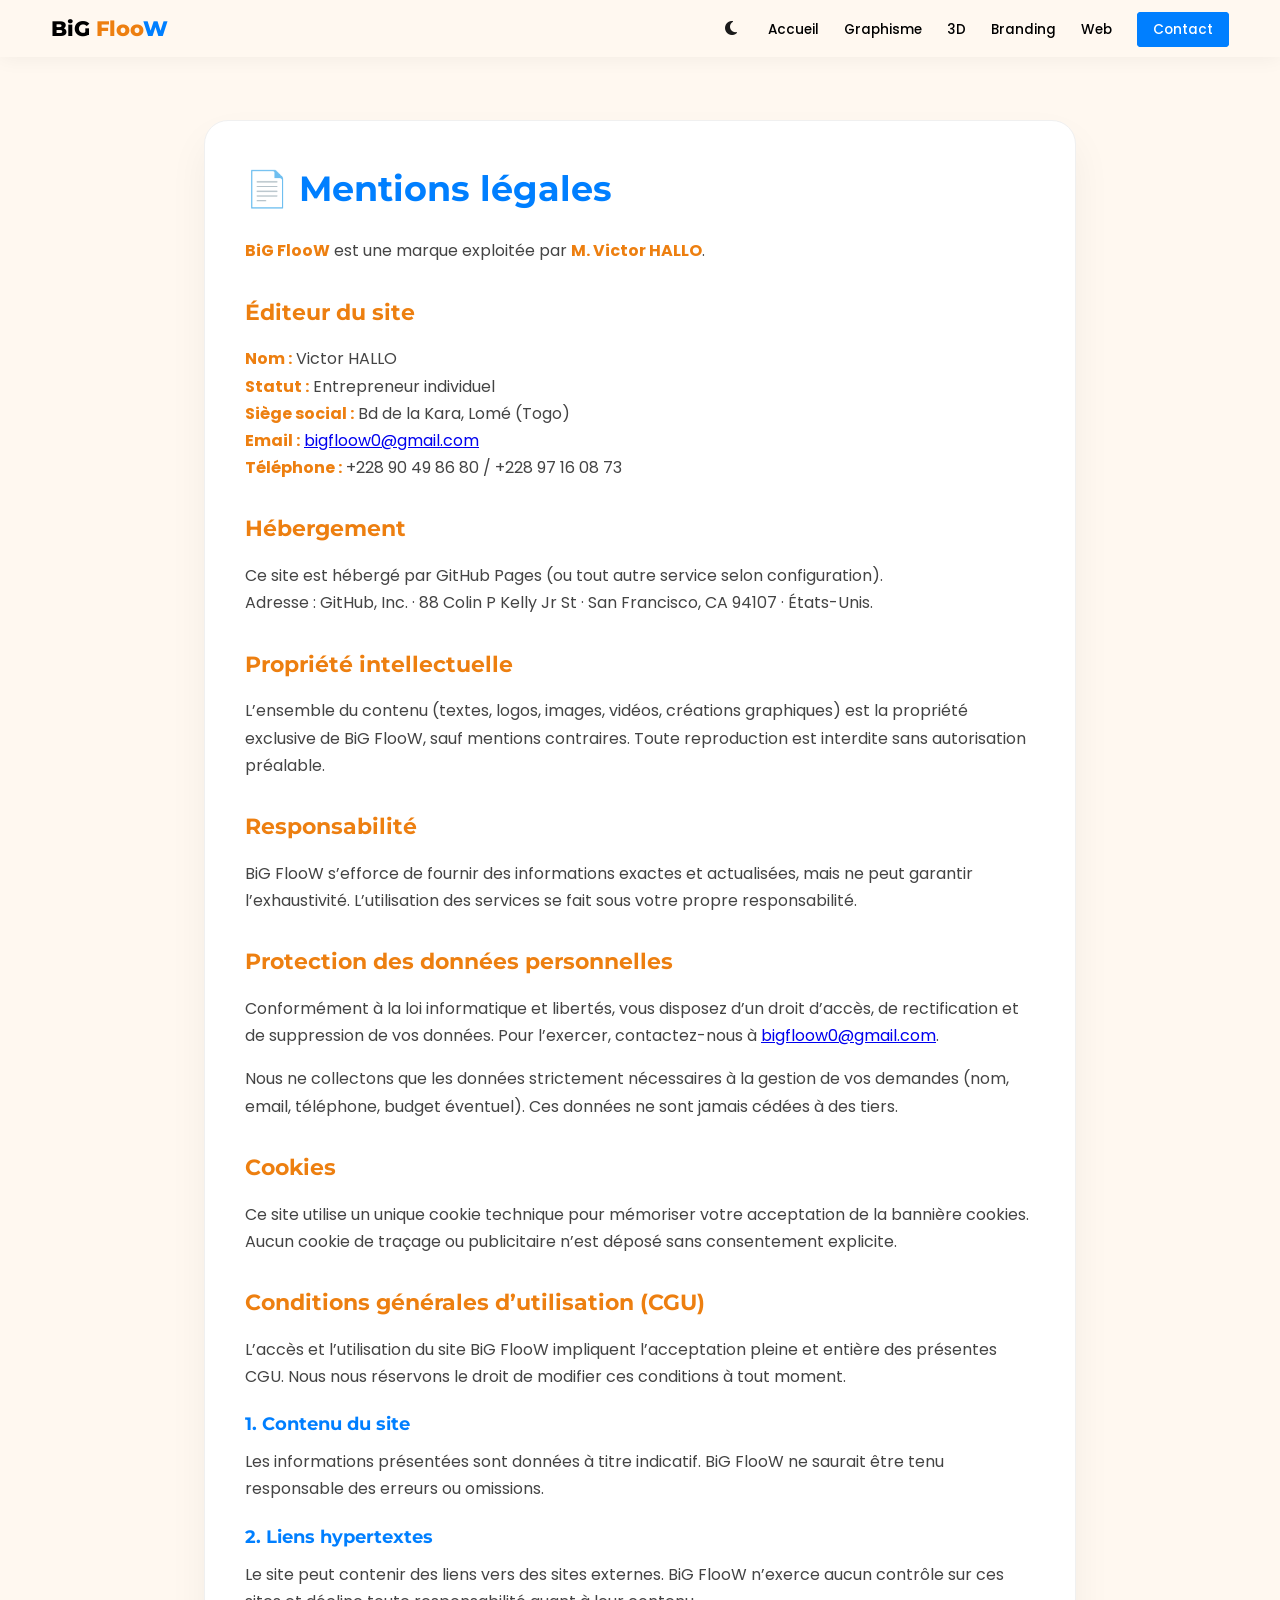
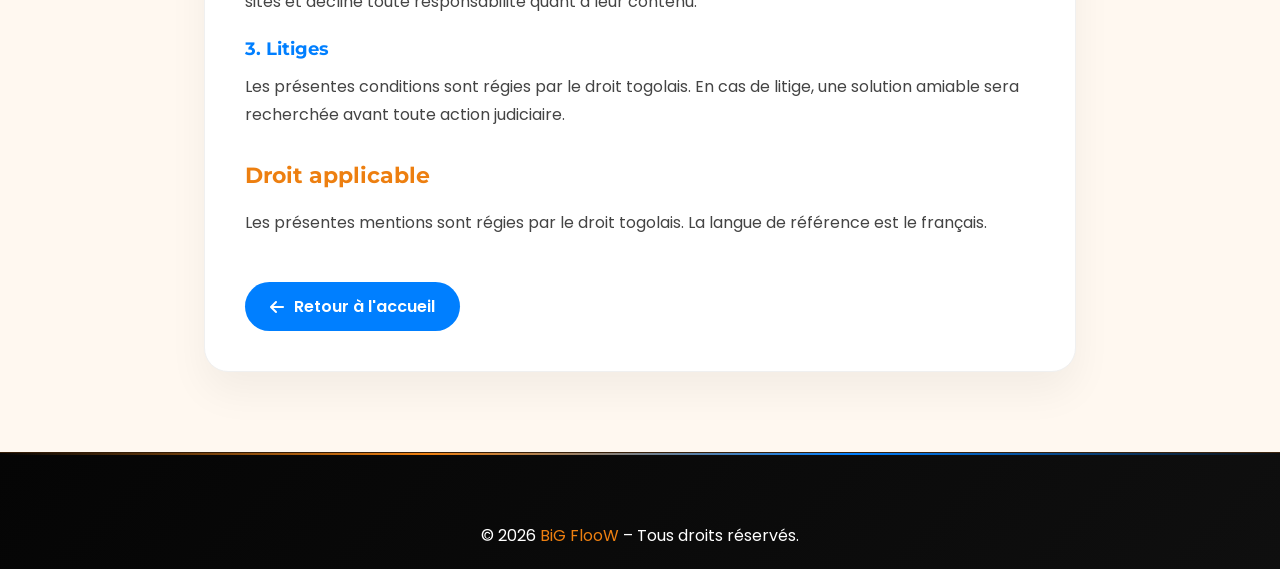
<file: mentions-legales.html>
<!DOCTYPE html>
<html lang="fr">
<head>
    <meta charset="UTF-8">
    <meta name="viewport" content="width=device-width, initial-scale=1.0, viewport-fit=cover">
    <title>Mentions légales | BiG FlooW</title>
    <link rel="icon" type="image/png" href="fac2_logo.png">
    <link href="https://fonts.googleapis.com/css2?family=Montserrat:wght@400;700;800&family=Poppins:wght@300;400;500;600&display=swap" rel="stylesheet">
    <link rel="stylesheet" href="https://cdnjs.cloudflare.com/ajax/libs/font-awesome/6.4.0/css/all.min.css">
    <link rel="stylesheet" href="style.css">
    <style>
        /* Styles spécifiques pour les pages légales */
        .legal-container {
            max-width: 1000px;
            margin: 120px auto 80px;
            padding: 0 5%;
        }
        .legal-card {
            background: #fff;
            border-radius: 24px;
            padding: 40px;
            box-shadow: 0 20px 40px rgba(0,0,0,0.05);
            border: 1px solid #f0f0f0;
        }
        .legal-card h1 {
            font-family: 'Montserrat', sans-serif;
            font-size: 2.2rem;
            color: var(--accent-blue);
            margin-bottom: 20px;
        }
        .legal-card h2 {
            font-family: 'Montserrat', sans-serif;
            font-size: 1.4rem;
            margin: 30px 0 15px 0;
            color: var(--accent-orange);
        }
        .legal-card h3 {
            font-family: 'Montserrat', sans-serif;
            font-size: 1.1rem;
            margin: 20px 0 10px;
            color: var(--accent-blue);
        }
        .legal-card p, .legal-card li {
            color: #444;
            line-height: 1.7;
            margin-bottom: 1rem;
        }
        .legal-card ul {
            margin-left: 20px;
            margin-bottom: 20px;
        }
        .legal-card strong {
            color: var(--accent-orange);
        }
        .back-home {
            display: inline-flex;
            align-items: center;
            gap: 10px;
            background: var(--accent-blue);
            color: white;
            padding: 12px 25px;
            border-radius: 40px;
            text-decoration: none;
            font-weight: 600;
            margin-top: 30px;
            transition: var(--transition);
        }
        .back-home:hover {
            background: var(--accent-orange);
            transform: translateY(-3px);
        }
        body.dark-theme .legal-card {
            background: #1e1e1e;
            border-color: #333;
        }
        body.dark-theme .legal-card p,
        body.dark-theme .legal-card li {
            color: #ccc;
        }
        body.dark-theme .legal-card strong {
            color: var(--accent-blue);
        }
        /* Correction : navbar déjà fixe dans style.css, on vérifie qu'elle reste */
        .navbar {
            position: fixed;
            top: 0;
            left: 0;
            width: 100%;
            z-index: 1000;
        }
    </style>
</head>
<body>
    <nav class="navbar">
        <div class="brand">BiG <span class="floo">Floo</span><span class="w">W</span></div>
        <ul class="nav-links">
            <li><button id="theme-toggle" class="theme-btn"><i class="fas fa-moon"></i></button></li>
            <li><a href="index.html">Accueil</a></li>
            <li><a href="portfolio.html">Graphisme</a></li>
            <li><a href="portfolio-3d.html">3D</a></li>
            <li><a href="portfolio-branding.html">Branding</a></li>
            <li><a href="portfolio-web.html">Web</a></li>
            <li><a href="index.html#contact" class="btn-contact">Contact</a></li>
        </ul>
    </nav>

    <div class="legal-container">
        <div class="legal-card">
            <h1>📄 Mentions légales</h1>
            <p><strong>BiG FlooW</strong> est une marque exploitée par <strong>M. Victor HALLO</strong>.</p>
            
            <h2>Éditeur du site</h2>
            <p><strong>Nom :</strong> Victor HALLO<br>
            <strong>Statut :</strong> Entrepreneur individuel<br>
            <strong>Siège social :</strong> Bd de la Kara, Lomé (Togo)<br>
            <strong>Email :</strong> <a href="mailto:bigfloow0@gmail.com">bigfloow0@gmail.com</a><br>
            <strong>Téléphone :</strong> +228 90 49 86 80 / +228 97 16 08 73</p>

            <h2>Hébergement</h2>
            <p>Ce site est hébergé par GitHub Pages (ou tout autre service selon configuration).<br>
            Adresse : GitHub, Inc. · 88 Colin P Kelly Jr St · San Francisco, CA 94107 · États-Unis.</p>

            <h2>Propriété intellectuelle</h2>
            <p>L’ensemble du contenu (textes, logos, images, vidéos, créations graphiques) est la propriété exclusive de BiG FlooW, sauf mentions contraires. Toute reproduction est interdite sans autorisation préalable.</p>

            <h2>Responsabilité</h2>
            <p>BiG FlooW s’efforce de fournir des informations exactes et actualisées, mais ne peut garantir l’exhaustivité. L’utilisation des services se fait sous votre propre responsabilité.</p>

            <h2>Protection des données personnelles</h2>
            <p>Conformément à la loi informatique et libertés, vous disposez d’un droit d’accès, de rectification et de suppression de vos données. Pour l’exercer, contactez-nous à <a href="mailto:bigfloow0@gmail.com">bigfloow0@gmail.com</a>.</p>
            <p>Nous ne collectons que les données strictement nécessaires à la gestion de vos demandes (nom, email, téléphone, budget éventuel). Ces données ne sont jamais cédées à des tiers.</p>

            <h2>Cookies</h2>
            <p>Ce site utilise un unique cookie technique pour mémoriser votre acceptation de la bannière cookies. Aucun cookie de traçage ou publicitaire n’est déposé sans consentement explicite.</p>

            <h2>Conditions générales d’utilisation (CGU)</h2>
            <p>L’accès et l’utilisation du site BiG FlooW impliquent l’acceptation pleine et entière des présentes CGU. Nous nous réservons le droit de modifier ces conditions à tout moment.</p>
            <h3>1. Contenu du site</h3>
            <p>Les informations présentées sont données à titre indicatif. BiG FlooW ne saurait être tenu responsable des erreurs ou omissions.</p>
            <h3>2. Liens hypertextes</h3>
            <p>Le site peut contenir des liens vers des sites externes. BiG FlooW n’exerce aucun contrôle sur ces sites et décline toute responsabilité quant à leur contenu.</p>
            <h3>3. Litiges</h3>
            <p>Les présentes conditions sont régies par le droit togolais. En cas de litige, une solution amiable sera recherchée avant toute action judiciaire.</p>

            <h2>Droit applicable</h2>
            <p>Les présentes mentions sont régies par le droit togolais. La langue de référence est le français.</p>

            <a href="index.html" class="back-home"><i class="fas fa-arrow-left"></i> Retour à l'accueil</a>
        </div>
    </div>

    <footer class="main-footer" style="margin-top: 60px;">
        <div class="container">
            <div class="footer-bottom-inner" style="justify-content: center;">
                <p>© 2026 <span style="color: #ED7F10;">BiG FlooW</span> – Tous droits réservés.</p>
            </div>
        </div>
    </footer>

    <script>
        document.addEventListener('DOMContentLoaded', function() {
            const themeToggle = document.getElementById('theme-toggle');
            const body = document.body;
            function updateIcon(isDark) { if(themeToggle) { const icon = themeToggle.querySelector('i'); if(icon) isDark ? icon.classList.replace('fa-moon','fa-sun') : icon.classList.replace('fa-sun','fa-moon'); } }
            if(localStorage.getItem('bigfloow-theme') === 'dark') { body.classList.add('dark-theme'); updateIcon(true); }
            if(themeToggle) themeToggle.addEventListener('click', () => { body.classList.toggle('dark-theme'); localStorage.setItem('bigfloow-theme', body.classList.contains('dark-theme') ? 'dark' : 'light'); updateIcon(body.classList.contains('dark-theme')); });
        });
    </script>
</body>
</html>
</file>
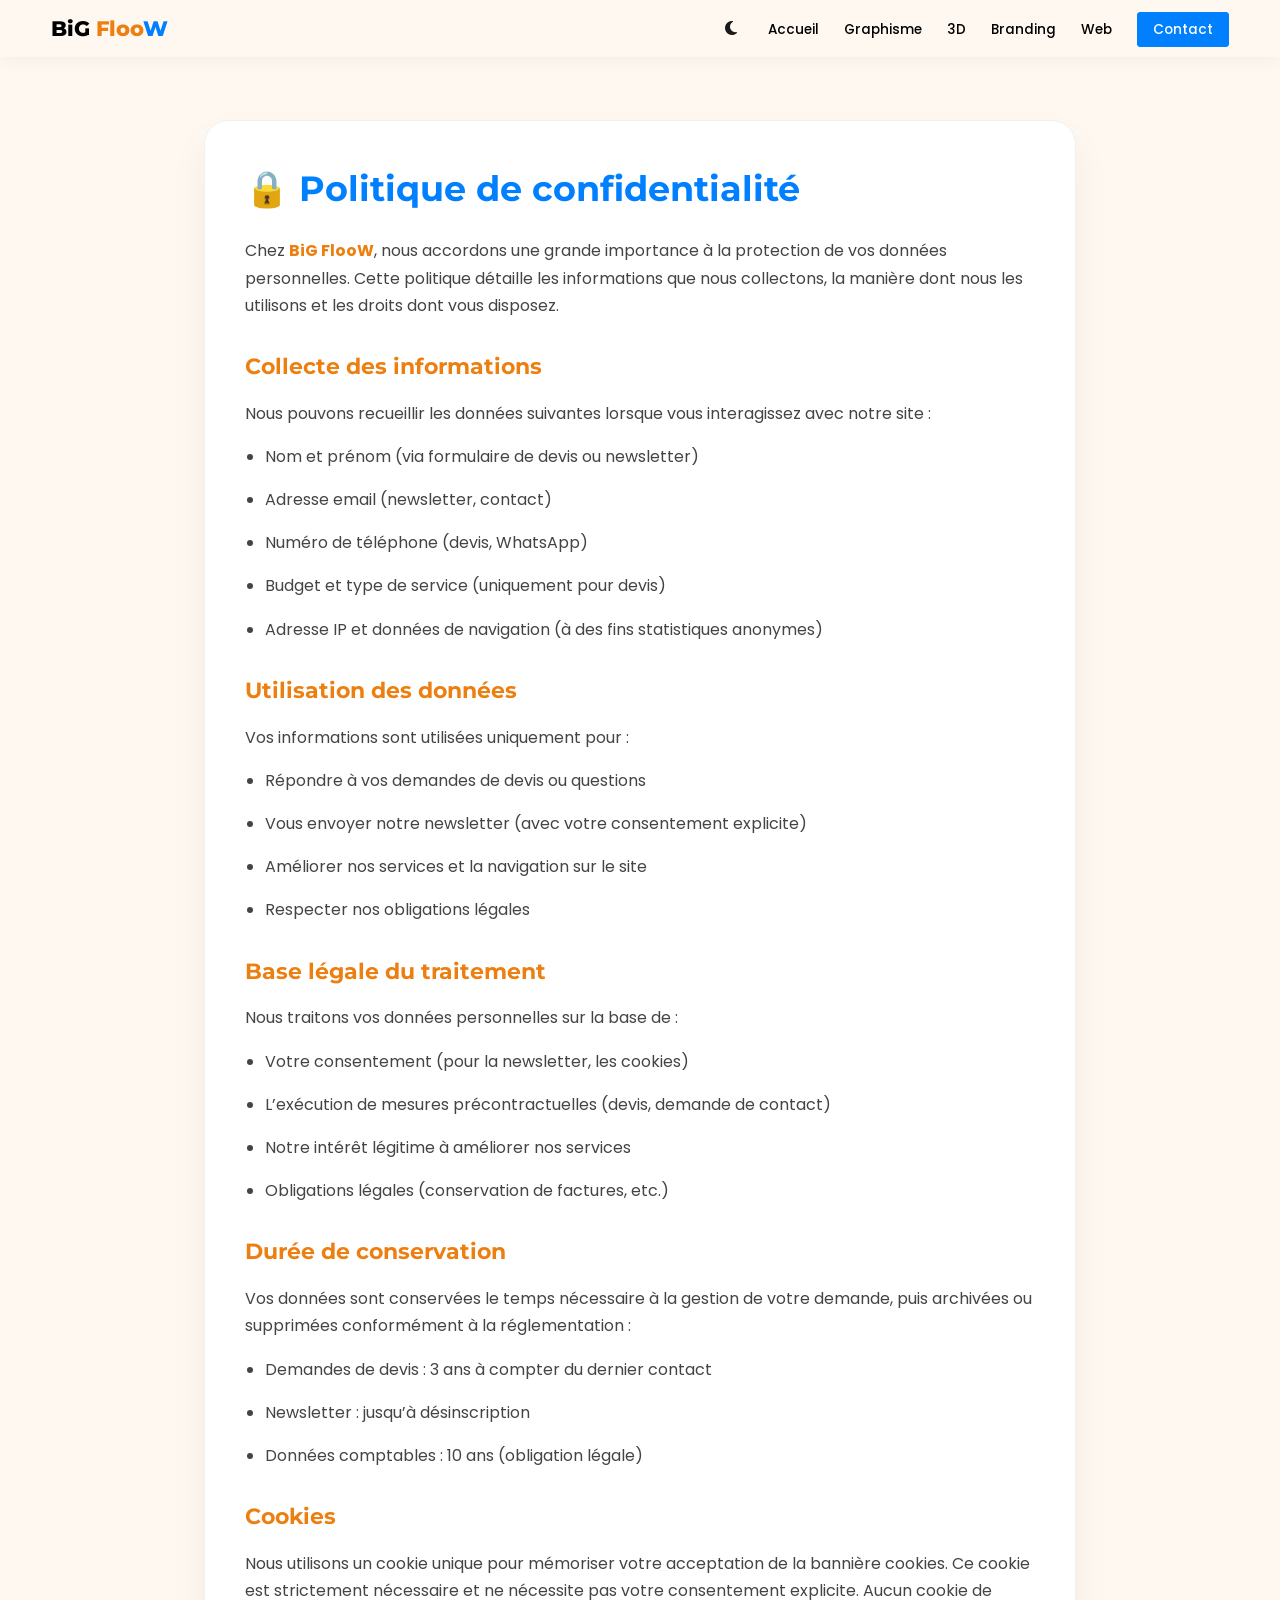
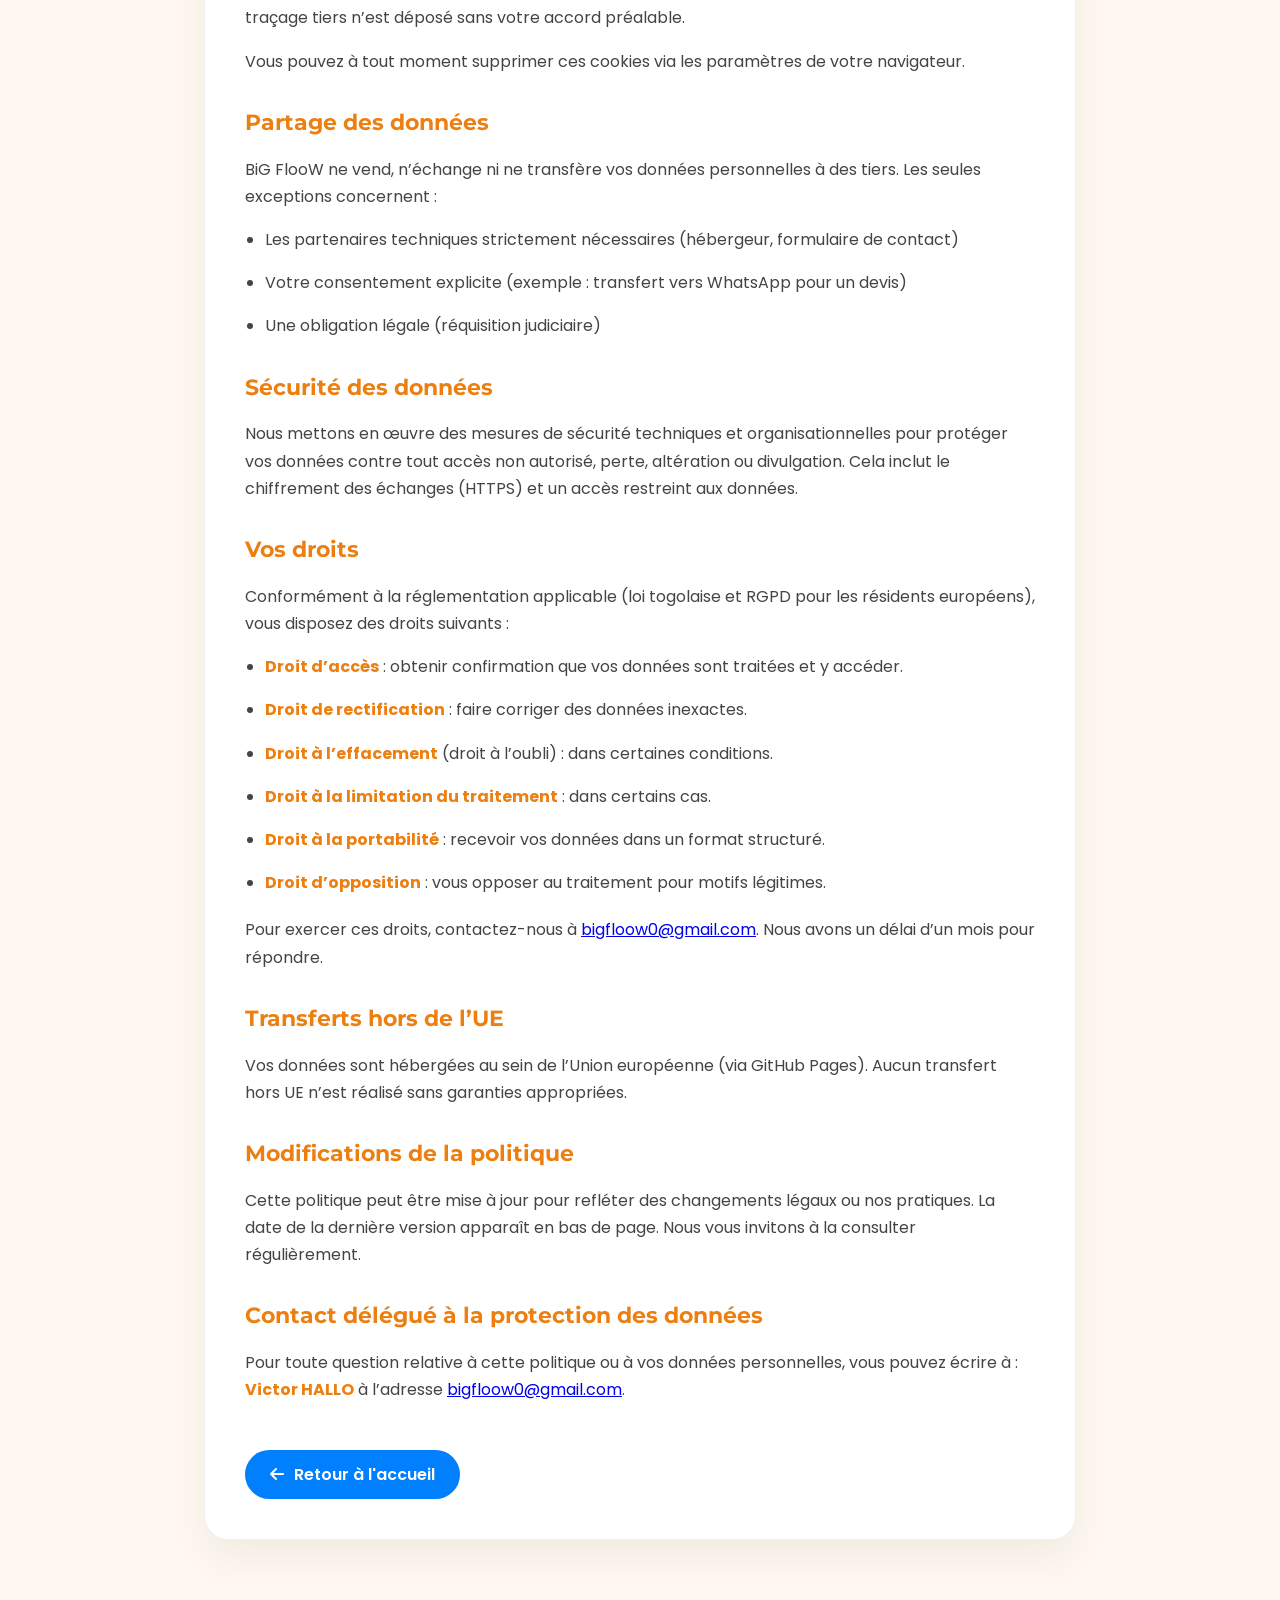
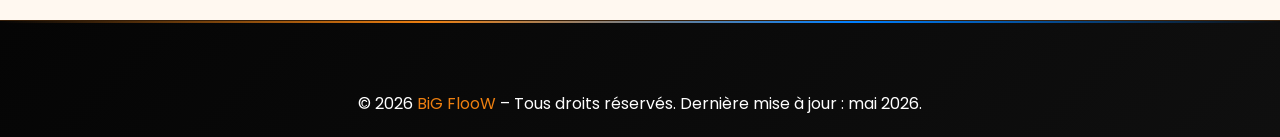
<file: politique-confidentialite.html>
<!DOCTYPE html>
<html lang="fr">
<head>
    <meta charset="UTF-8">
    <meta name="viewport" content="width=device-width, initial-scale=1.0, viewport-fit=cover">
    <title>Politique de confidentialité | BiG FlooW</title>
    <link rel="icon" type="image/png" href="fac2_logo.png">
    <link href="https://fonts.googleapis.com/css2?family=Montserrat:wght@400;700;800&family=Poppins:wght@300;400;500;600&display=swap" rel="stylesheet">
    <link rel="stylesheet" href="https://cdnjs.cloudflare.com/ajax/libs/font-awesome/6.4.0/css/all.min.css">
    <link rel="stylesheet" href="style.css">
    <style>
        .legal-container {
            max-width: 1000px;
            margin: 120px auto 80px;
            padding: 0 5%;
        }
        .legal-card {
            background: #fff;
            border-radius: 24px;
            padding: 40px;
            box-shadow: 0 20px 40px rgba(0,0,0,0.05);
            border: 1px solid #f0f0f0;
        }
        .legal-card h1 {
            font-family: 'Montserrat', sans-serif;
            font-size: 2.2rem;
            color: var(--accent-blue);
            margin-bottom: 20px;
        }
        .legal-card h2 {
            font-family: 'Montserrat', sans-serif;
            font-size: 1.4rem;
            margin: 30px 0 15px 0;
            color: var(--accent-orange);
        }
        .legal-card h3 {
            font-family: 'Montserrat', sans-serif;
            font-size: 1.1rem;
            margin: 20px 0 10px;
            color: var(--accent-blue);
        }
        .legal-card p, .legal-card li {
            color: #444;
            line-height: 1.7;
            margin-bottom: 1rem;
        }
        .legal-card ul {
            margin-left: 20px;
            margin-bottom: 20px;
        }
        .legal-card strong {
            color: var(--accent-orange);
        }
        .back-home {
            display: inline-flex;
            align-items: center;
            gap: 10px;
            background: var(--accent-blue);
            color: white;
            padding: 12px 25px;
            border-radius: 40px;
            text-decoration: none;
            font-weight: 600;
            margin-top: 30px;
            transition: var(--transition);
        }
        .back-home:hover {
            background: var(--accent-orange);
            transform: translateY(-3px);
        }
        body.dark-theme .legal-card {
            background: #1e1e1e;
            border-color: #333;
        }
        body.dark-theme .legal-card p,
        body.dark-theme .legal-card li {
            color: #ccc;
        }
        body.dark-theme .legal-card strong {
            color: var(--accent-blue);
        }
        /* Correction pour que la navbar reste fixe */
        .navbar {
            position: fixed;
            top: 0;
            left: 0;
            width: 100%;
            z-index: 1000;
        }
    </style>
</head>
<body>
    <nav class="navbar">
        <div class="brand">BiG <span class="floo">Floo</span><span class="w">W</span></div>
        <ul class="nav-links">
            <li><button id="theme-toggle" class="theme-btn"><i class="fas fa-moon"></i></button></li>
            <li><a href="index.html">Accueil</a></li>
            <li><a href="portfolio.html">Graphisme</a></li>
            <li><a href="portfolio-3d.html">3D</a></li>
            <li><a href="portfolio-branding.html">Branding</a></li>
            <li><a href="portfolio-web.html">Web</a></li>
            <li><a href="index.html#contact" class="btn-contact">Contact</a></li>
        </ul>
    </nav>

    <div class="legal-container">
        <div class="legal-card">
            <h1>🔒 Politique de confidentialité</h1>
            <p>Chez <strong>BiG FlooW</strong>, nous accordons une grande importance à la protection de vos données personnelles. Cette politique détaille les informations que nous collectons, la manière dont nous les utilisons et les droits dont vous disposez.</p>

            <h2>Collecte des informations</h2>
            <p>Nous pouvons recueillir les données suivantes lorsque vous interagissez avec notre site :</p>
            <ul>
                <li>Nom et prénom (via formulaire de devis ou newsletter)</li>
                <li>Adresse email (newsletter, contact)</li>
                <li>Numéro de téléphone (devis, WhatsApp)</li>
                <li>Budget et type de service (uniquement pour devis)</li>
                <li>Adresse IP et données de navigation (à des fins statistiques anonymes)</li>
            </ul>

            <h2>Utilisation des données</h2>
            <p>Vos informations sont utilisées uniquement pour :</p>
            <ul>
                <li>Répondre à vos demandes de devis ou questions</li>
                <li>Vous envoyer notre newsletter (avec votre consentement explicite)</li>
                <li>Améliorer nos services et la navigation sur le site</li>
                <li>Respecter nos obligations légales</li>
            </ul>

            <h2>Base légale du traitement</h2>
            <p>Nous traitons vos données personnelles sur la base de :</p>
            <ul>
                <li>Votre consentement (pour la newsletter, les cookies)</li>
                <li>L’exécution de mesures précontractuelles (devis, demande de contact)</li>
                <li>Notre intérêt légitime à améliorer nos services</li>
                <li>Obligations légales (conservation de factures, etc.)</li>
            </ul>

            <h2>Durée de conservation</h2>
            <p>Vos données sont conservées le temps nécessaire à la gestion de votre demande, puis archivées ou supprimées conformément à la réglementation :</p>
            <ul>
                <li>Demandes de devis : 3 ans à compter du dernier contact</li>
                <li>Newsletter : jusqu’à désinscription</li>
                <li>Données comptables : 10 ans (obligation légale)</li>
            </ul>

            <h2>Cookies</h2>
            <p>Nous utilisons un cookie unique pour mémoriser votre acceptation de la bannière cookies. Ce cookie est strictement nécessaire et ne nécessite pas votre consentement explicite. Aucun cookie de traçage tiers n’est déposé sans votre accord préalable.</p>
            <p>Vous pouvez à tout moment supprimer ces cookies via les paramètres de votre navigateur.</p>

            <h2>Partage des données</h2>
            <p>BiG FlooW ne vend, n’échange ni ne transfère vos données personnelles à des tiers. Les seules exceptions concernent :</p>
            <ul>
                <li>Les partenaires techniques strictement nécessaires (hébergeur, formulaire de contact)</li>
                <li>Votre consentement explicite (exemple : transfert vers WhatsApp pour un devis)</li>
                <li>Une obligation légale (réquisition judiciaire)</li>
            </ul>

            <h2>Sécurité des données</h2>
            <p>Nous mettons en œuvre des mesures de sécurité techniques et organisationnelles pour protéger vos données contre tout accès non autorisé, perte, altération ou divulgation. Cela inclut le chiffrement des échanges (HTTPS) et un accès restreint aux données.</p>

            <h2>Vos droits</h2>
            <p>Conformément à la réglementation applicable (loi togolaise et RGPD pour les résidents européens), vous disposez des droits suivants :</p>
            <ul>
                <li><strong>Droit d’accès</strong> : obtenir confirmation que vos données sont traitées et y accéder.</li>
                <li><strong>Droit de rectification</strong> : faire corriger des données inexactes.</li>
                <li><strong>Droit à l’effacement</strong> (droit à l’oubli) : dans certaines conditions.</li>
                <li><strong>Droit à la limitation du traitement</strong> : dans certains cas.</li>
                <li><strong>Droit à la portabilité</strong> : recevoir vos données dans un format structuré.</li>
                <li><strong>Droit d’opposition</strong> : vous opposer au traitement pour motifs légitimes.</li>
            </ul>
            <p>Pour exercer ces droits, contactez-nous à <a href="mailto:bigfloow0@gmail.com">bigfloow0@gmail.com</a>. Nous avons un délai d’un mois pour répondre.</p>

            <h2>Transferts hors de l’UE</h2>
            <p>Vos données sont hébergées au sein de l’Union européenne (via GitHub Pages). Aucun transfert hors UE n’est réalisé sans garanties appropriées.</p>

            <h2>Modifications de la politique</h2>
            <p>Cette politique peut être mise à jour pour refléter des changements légaux ou nos pratiques. La date de la dernière version apparaît en bas de page. Nous vous invitons à la consulter régulièrement.</p>

            <h2>Contact délégué à la protection des données</h2>
            <p>Pour toute question relative à cette politique ou à vos données personnelles, vous pouvez écrire à : <strong>Victor HALLO</strong> à l’adresse <a href="mailto:bigfloow0@gmail.com">bigfloow0@gmail.com</a>.</p>

            <a href="index.html" class="back-home"><i class="fas fa-arrow-left"></i> Retour à l'accueil</a>
        </div>
    </div>

    <footer class="main-footer" style="margin-top: 60px;">
        <div class="container">
            <div class="footer-bottom-inner" style="justify-content: center;">
                <p>© 2026 <span style="color: #ED7F10;">BiG FlooW</span> – Tous droits réservés. Dernière mise à jour : mai 2026.</p>
            </div>
        </div>
    </footer>

    <script>
        document.addEventListener('DOMContentLoaded', function() {
            const themeToggle = document.getElementById('theme-toggle');
            const body = document.body;
            function updateIcon(isDark) { if(themeToggle) { const icon = themeToggle.querySelector('i'); if(icon) isDark ? icon.classList.replace('fa-moon','fa-sun') : icon.classList.replace('fa-sun','fa-moon'); } }
            if(localStorage.getItem('bigfloow-theme') === 'dark') { body.classList.add('dark-theme'); updateIcon(true); }
            if(themeToggle) themeToggle.addEventListener('click', () => { body.classList.toggle('dark-theme'); localStorage.setItem('bigfloow-theme', body.classList.contains('dark-theme') ? 'dark' : 'light'); updateIcon(body.classList.contains('dark-theme')); });
        });
    </script>
</body>
</html>
</file>
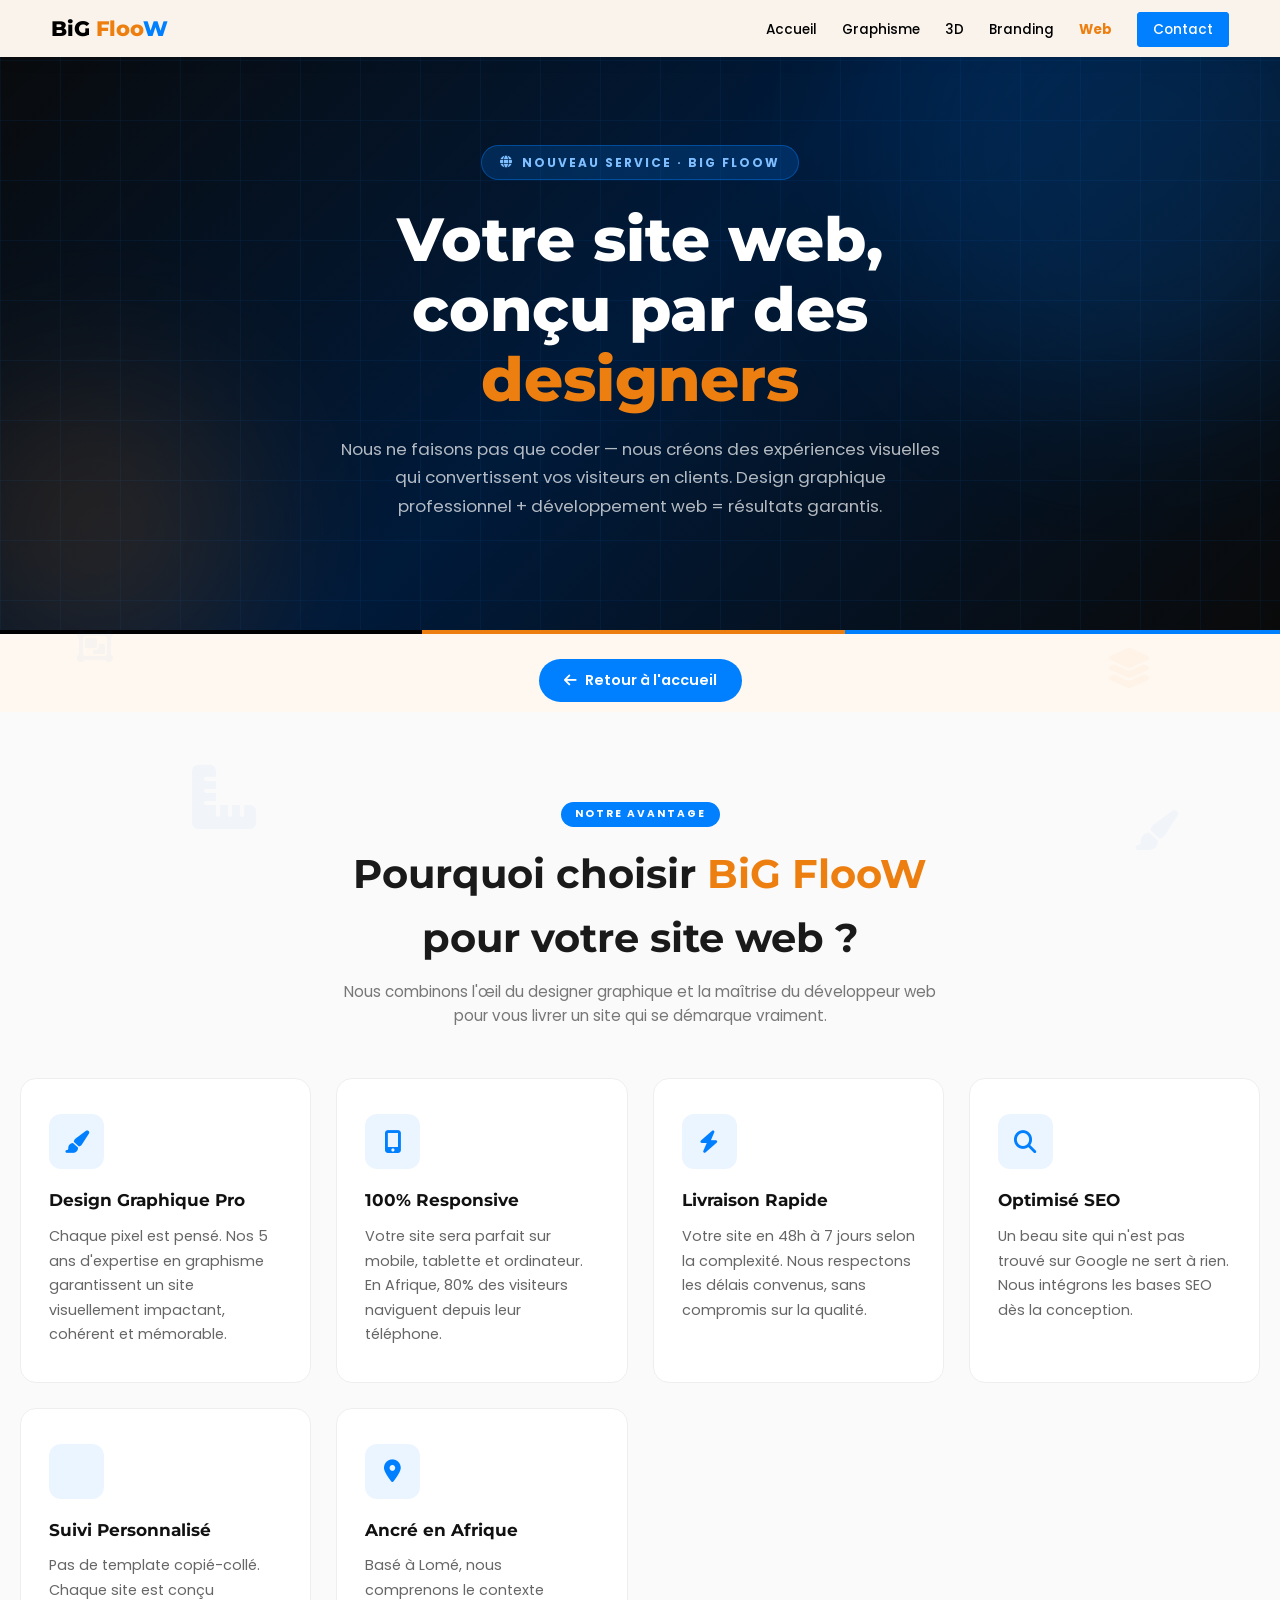
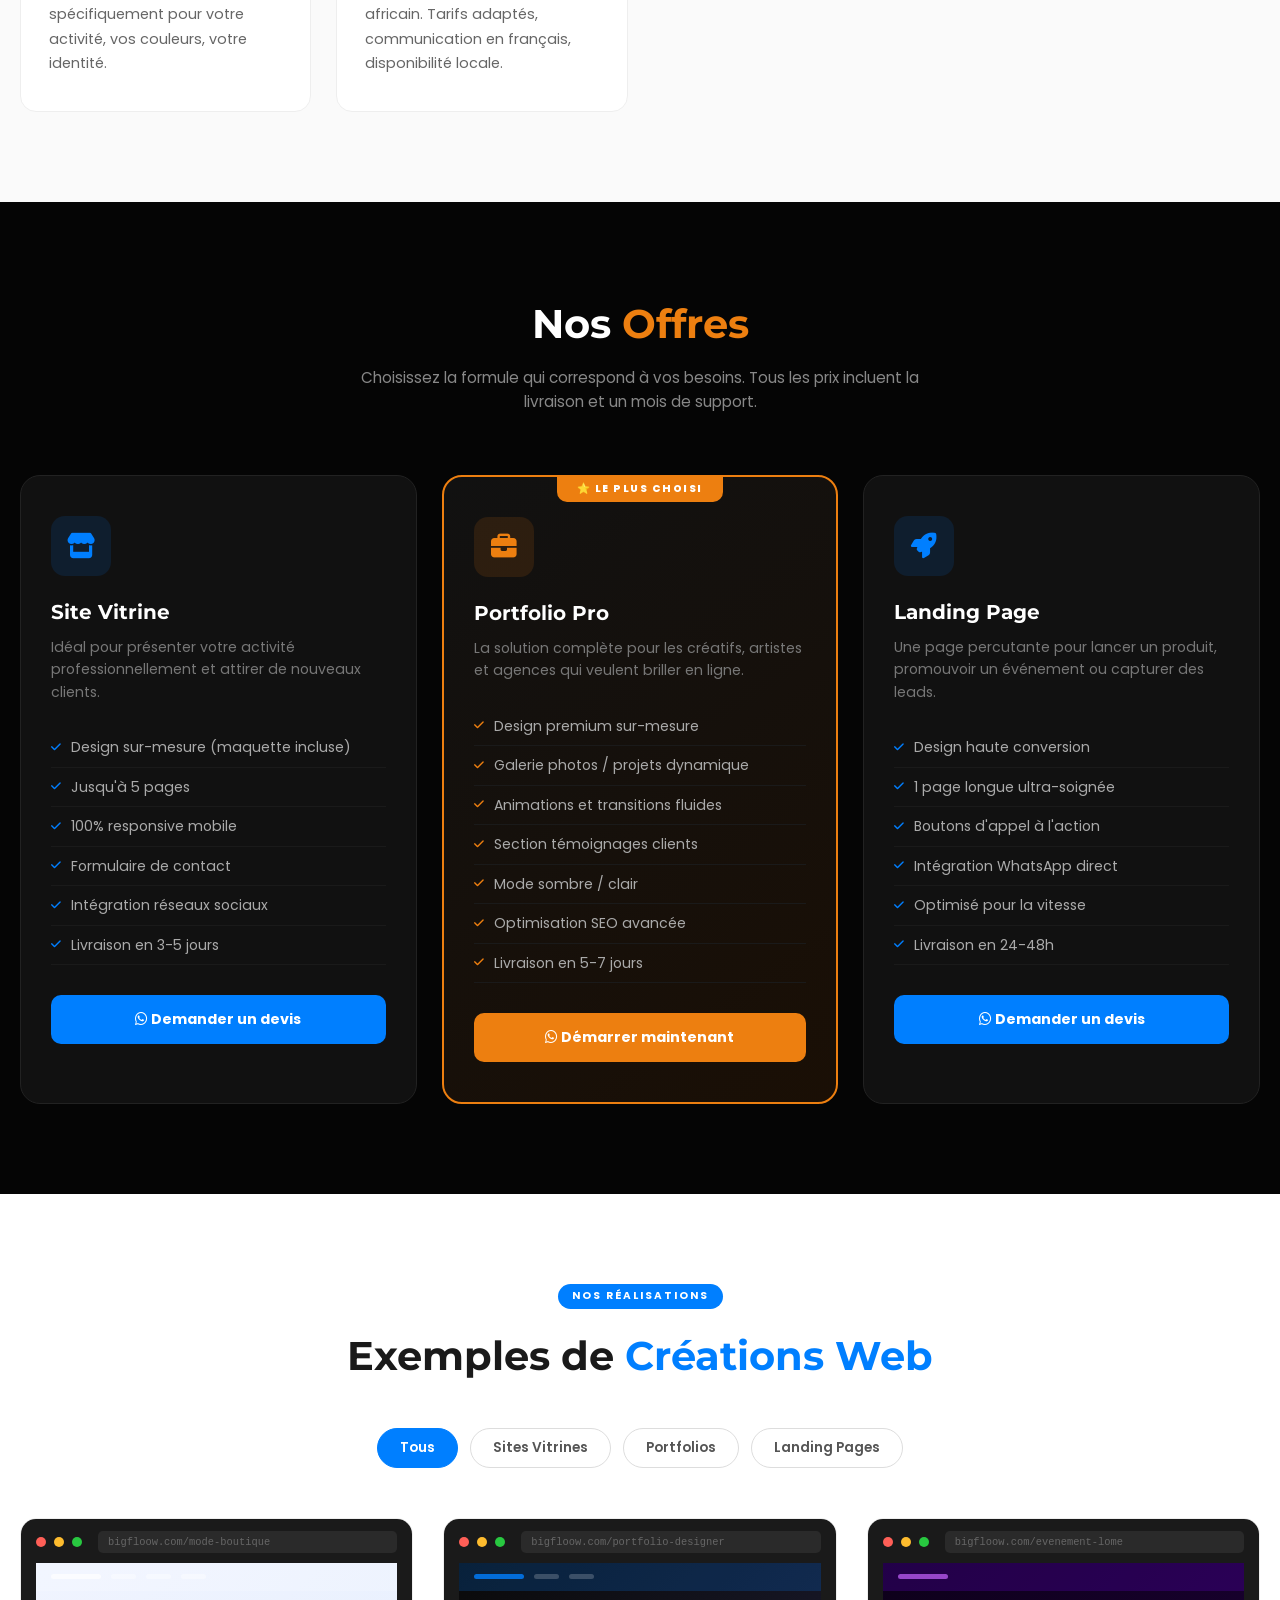
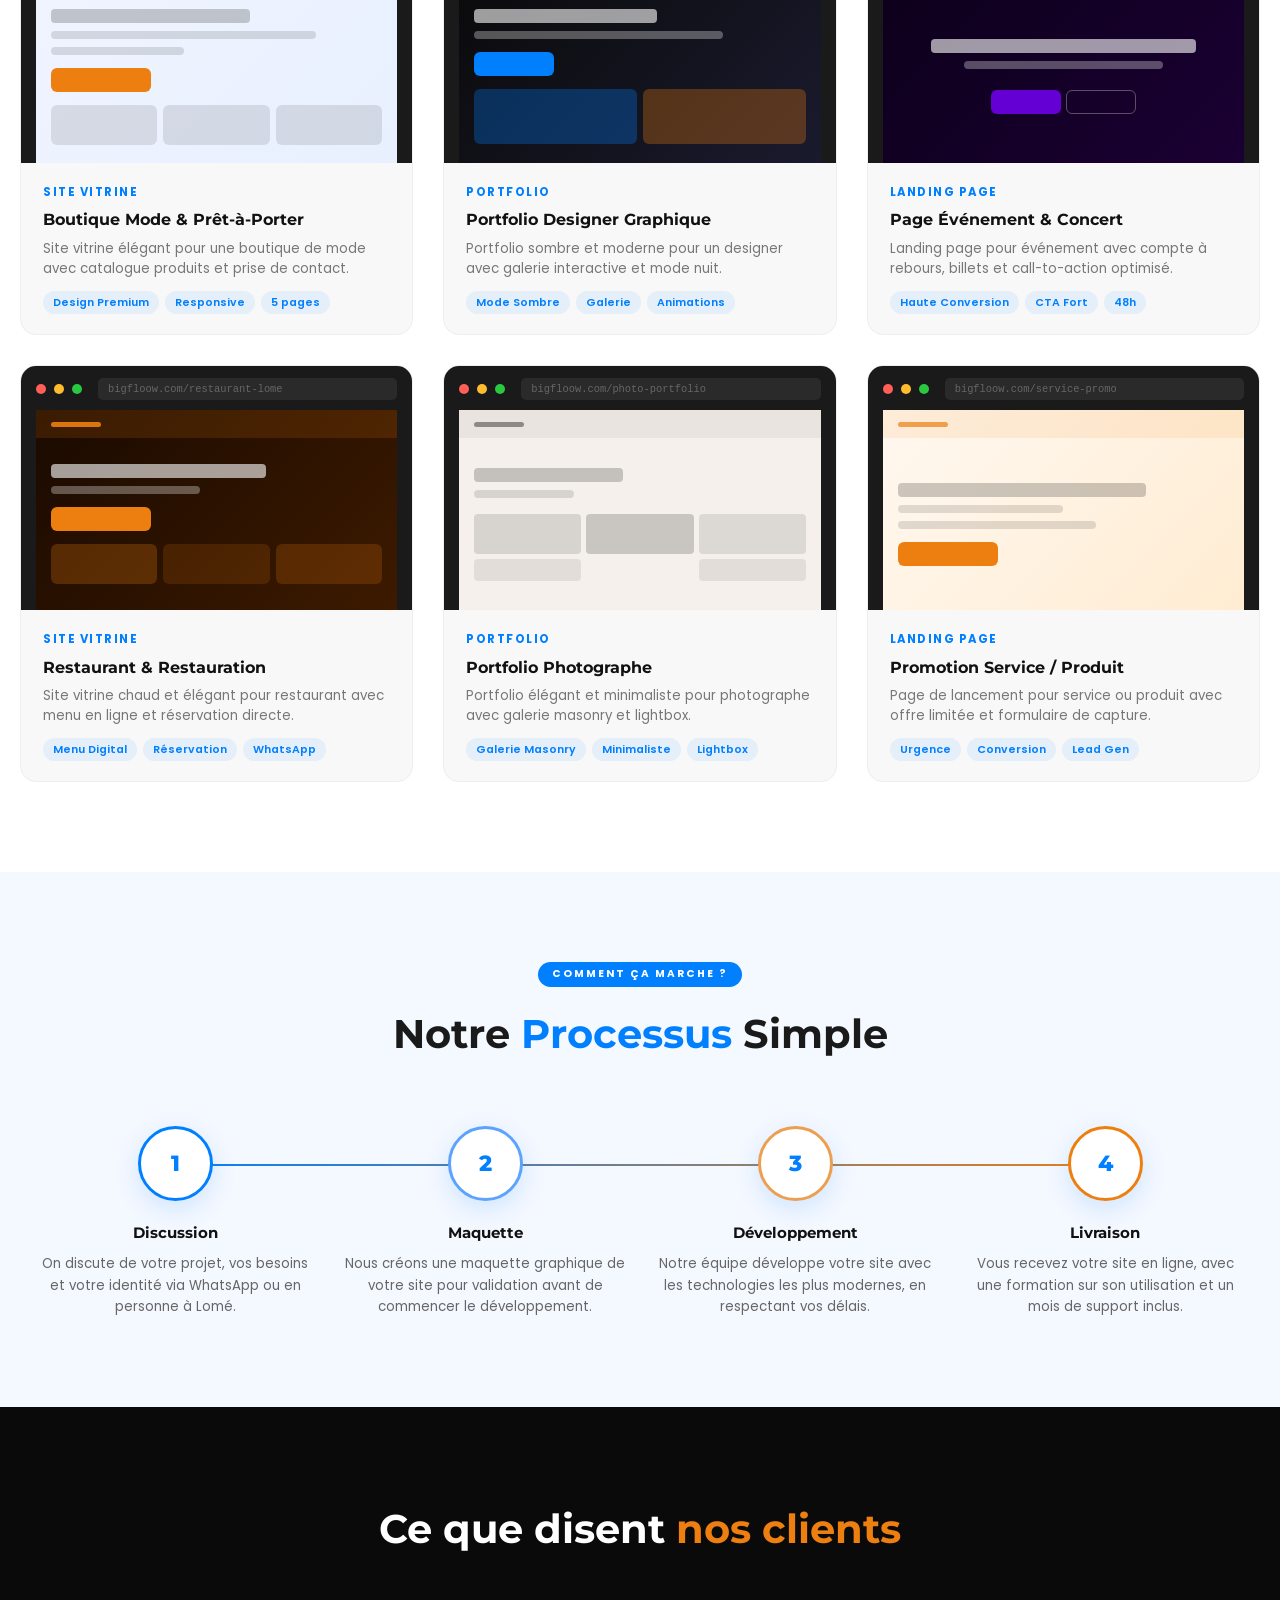
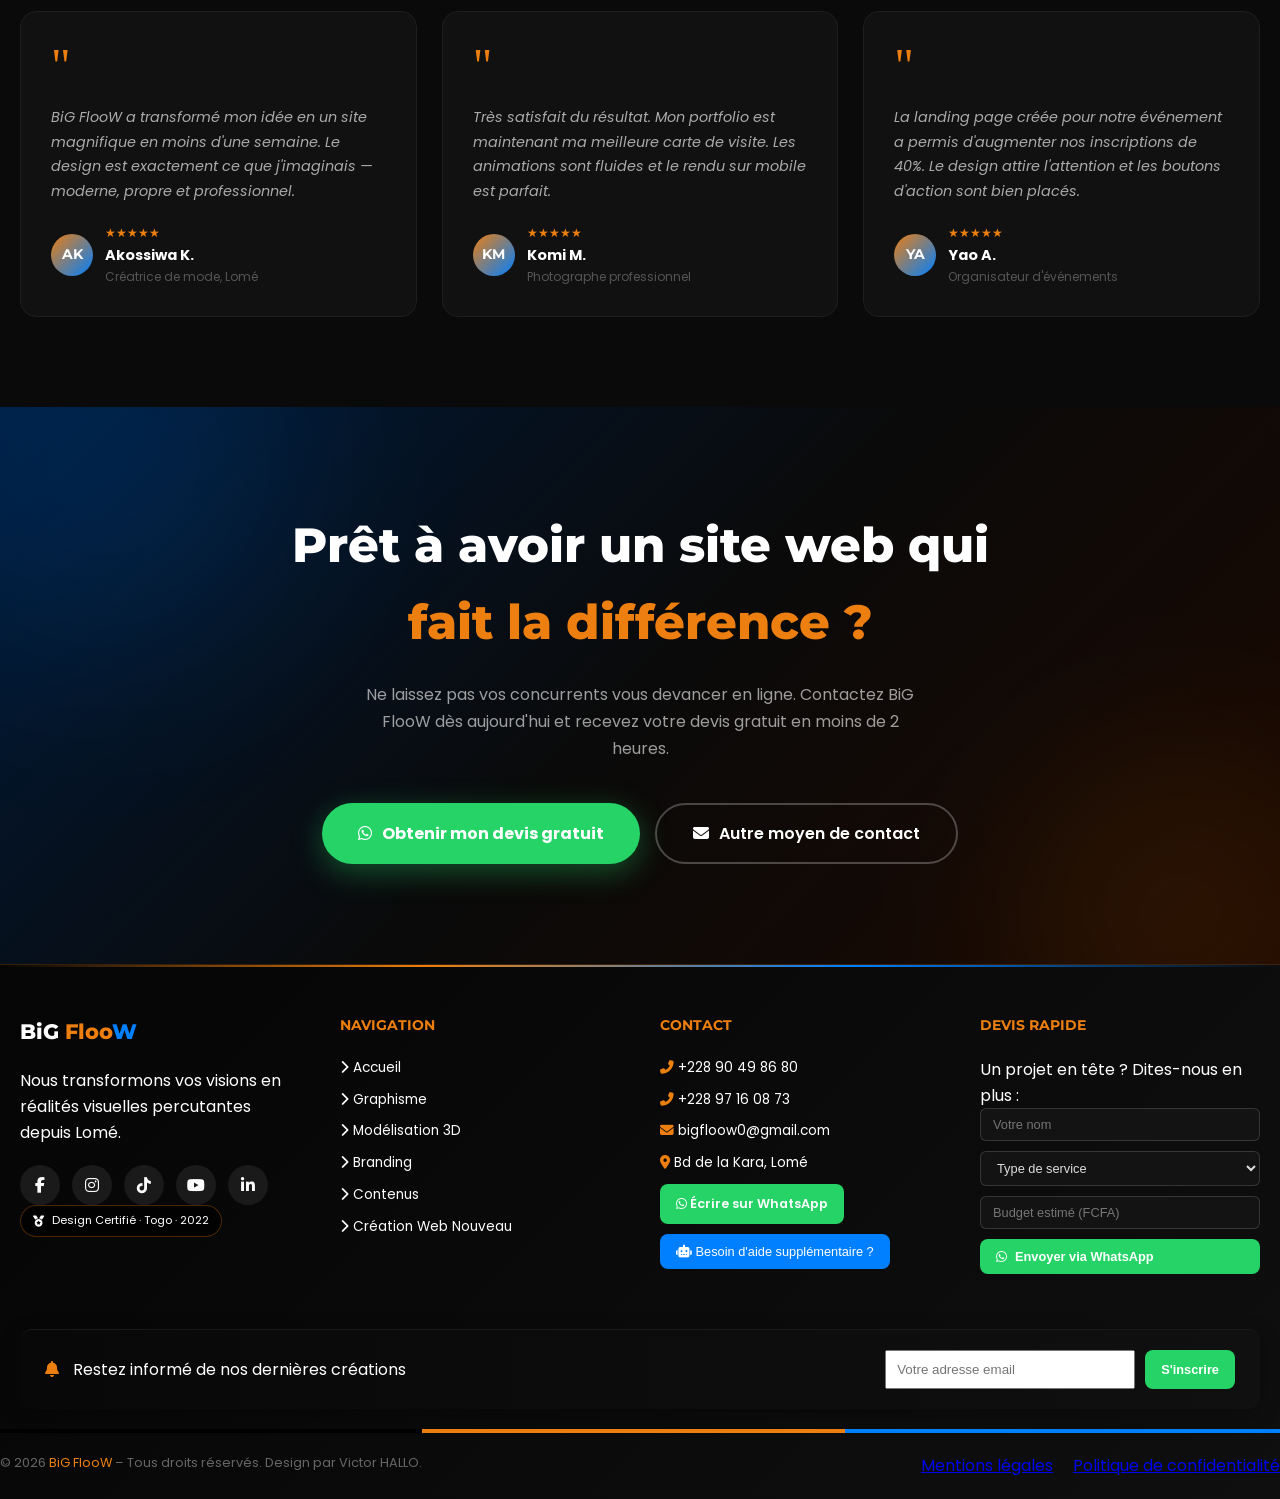
<file: portfolio-web.html>
<!DOCTYPE html>
<html lang="fr">
<head>
    <meta charset="UTF-8">
    <meta name="viewport" content="width=device-width, initial-scale=1.0">
    <meta name="description" content="BiG FlooW - Création de sites web à Lomé. Sites vitrines, portfolios, landing pages modernes et responsives.">
    <title>BiG FlooW | Création de Sites Web</title>
    <link rel="icon" type="image/png" href="fac2_logo.png">
    <link href="https://fonts.googleapis.com/css2?family=Montserrat:wght@400;700;800&family=Poppins:wght@300;400;500;600&display=swap" rel="stylesheet">
    <link rel="stylesheet" href="https://cdnjs.cloudflare.com/ajax/libs/font-awesome/6.4.0/css/all.min.css">
    <link rel="stylesheet" href="style.css">

    <style>
    /* ===== HERO WEB ===== */
    .web-hero {
        height: 70vh;
        background: linear-gradient(135deg, #0a0a0a 0%, #001a3a 50%, #0a0a0a 100%);
        position: relative;
        display: flex;
        align-items: center;
        justify-content: center;
        overflow: hidden;
        padding-top: 70px;
    }

    /* Grille décorative animée */
    .web-hero-grid {
        position: absolute;
        inset: 0;
        background-image:
            linear-gradient(rgba(0,127,255,0.07) 1px, transparent 1px),
            linear-gradient(90deg, rgba(0,127,255,0.07) 1px, transparent 1px);
        background-size: 60px 60px;
        animation: gridSlide 20s linear infinite;
    }
    @keyframes gridSlide {
        0% { transform: translateY(0); }
        100% { transform: translateY(60px); }
    }

    /* Cercles lumineux décoratifs */
    .web-hero-glow {
        position: absolute;
        border-radius: 50%;
        filter: blur(80px);
        opacity: 0.15;
    }
    .glow-blue { width: 500px; height: 500px; background: var(--accent-blue); top: -100px; right: -100px; }
    .glow-orange { width: 300px; height: 300px; background: var(--accent-orange); bottom: -50px; left: -50px; }

    .web-hero-content {
        position: relative;
        z-index: 2;
        text-align: center;
        color: white;
        max-width: 800px;
        padding: 0 5%;
    }
    .web-hero-label {
        display: inline-flex;
        align-items: center;
        gap: 8px;
        background: rgba(0,127,255,0.2);
        border: 1px solid rgba(0,127,255,0.4);
        color: #7fbfff;
        font-size: 0.75rem;
        font-weight: 700;
        text-transform: uppercase;
        letter-spacing: 2px;
        padding: 7px 18px;
        border-radius: 30px;
        margin-bottom: 25px;
    }
    .web-hero-content h1 {
        font-family: 'Montserrat', sans-serif;
        font-size: clamp(2rem, 5.5vw, 3.8rem);
        font-weight: 800;
        line-height: 1.15;
        margin-bottom: 20px;
    }
    .web-hero-content h1 span { color: var(--accent-orange); }
    .web-hero-content p {
        font-size: 1.05rem;
        color: rgba(255,255,255,0.7);
        max-width: 600px;
        margin: 0 auto 35px;
        line-height: 1.7;
    }
    .web-hero-btns { display: flex; gap: 15px; justify-content: center; flex-wrap: wrap; }
    .btn-hero-primary {
        display: inline-flex; align-items: center; gap: 10px;
        background: var(--accent-orange); color: white;
        padding: 14px 32px; border-radius: 50px;
        font-weight: 700; font-size: 0.95rem;
        text-decoration: none; transition: all 0.3s;
        box-shadow: 0 8px 25px rgba(237,127,16,0.35);
    }
    .btn-hero-primary:hover { transform: translateY(-3px); box-shadow: 0 15px 35px rgba(237,127,16,0.45); }
    .btn-hero-secondary {
        display: inline-flex; align-items: center; gap: 10px;
        background: transparent; color: white;
        padding: 14px 32px; border-radius: 50px;
        font-weight: 600; font-size: 0.95rem;
        text-decoration: none; transition: all 0.3s;
        border: 2px solid rgba(255,255,255,0.3);
    }
    .btn-hero-secondary:hover { border-color: white; background: rgba(255,255,255,0.08); }

    /* Stats rapides hero */
    .web-hero-stats {
        display: flex;
        justify-content: center;
        gap: 50px;
        margin-top: 50px;
        flex-wrap: wrap;
    }
    .web-hero-stat { text-align: center; }
    .web-hero-stat strong { display: block; font-family: 'Montserrat', sans-serif; font-size: 2rem; font-weight: 800; color: var(--accent-orange); }
    .web-hero-stat span { font-size: 0.8rem; color: rgba(255,255,255,0.5); text-transform: uppercase; letter-spacing: 1px; }

    /* ===== SECTION POURQUOI BiG FlooW ===== */
    .why-section {
        padding: 90px 0;
        background: #fafafa;
    }
    .why-grid {
        display: grid;
        grid-template-columns: repeat(auto-fit, minmax(260px, 1fr));
        gap: 25px;
        margin-top: 50px;
    }
    .why-card {
        background: white;
        border-radius: 16px;
        padding: 35px 28px;
        border: 1px solid #eee;
        transition: all 0.4s;
        position: relative;
        overflow: hidden;
    }
    .why-card::before {
        content: '';
        position: absolute;
        top: 0; left: 0;
        width: 4px; height: 100%;
        background: var(--accent-blue);
        transform: scaleY(0);
        transition: transform 0.3s;
        transform-origin: bottom;
    }
    .why-card:hover::before { transform: scaleY(1); }
    .why-card:hover { transform: translateY(-6px); box-shadow: 0 20px 40px rgba(0,127,255,0.08); border-color: transparent; }
    .why-icon {
        width: 55px; height: 55px;
        background: rgba(0,127,255,0.08);
        border-radius: 12px;
        display: flex; align-items: center; justify-content: center;
        font-size: 1.4rem; color: var(--accent-blue);
        margin-bottom: 18px;
    }
    .why-card h3 { font-family: 'Montserrat', sans-serif; font-size: 1.05rem; font-weight: 700; margin-bottom: 10px; color: #111; }
    .why-card p { font-size: 0.9rem; color: #666; line-height: 1.7; }

    /* ===== OFFRES / TARIFS ===== */
    .offers-section { padding: 90px 0; background: #050505; }
    .offers-section .section-title { color: white; }
    .offers-subtitle { text-align: center; color: #888; max-width: 600px; margin: -30px auto 60px; font-size: 0.95rem; }
    .offers-grid {
        display: grid;
        grid-template-columns: repeat(auto-fit, minmax(280px, 1fr));
        gap: 25px;
    }
    .offer-card {
        background: #111;
        border: 1px solid #222;
        border-radius: 20px;
        padding: 40px 30px;
        transition: all 0.4s;
        position: relative;
        overflow: hidden;
    }
    .offer-card:hover { transform: translateY(-8px); border-color: var(--accent-blue); box-shadow: 0 20px 50px rgba(0,127,255,0.15); }
    .offer-card--popular {
        border: 2px solid var(--accent-orange);
        background: linear-gradient(145deg, #111, #1a0f05);
    }
    .offer-card--popular:hover { border-color: var(--accent-orange); box-shadow: 0 20px 50px rgba(237,127,16,0.2); }
    .offer-popular-badge {
        position: absolute; top: -1px; left: 50%; transform: translateX(-50%);
        background: var(--accent-orange); color: white;
        font-size: 0.65rem; font-weight: 800;
        text-transform: uppercase; letter-spacing: 1.5px;
        padding: 5px 20px; border-radius: 0 0 10px 10px;
        white-space: nowrap;
    }
    .offer-icon {
        width: 60px; height: 60px;
        border-radius: 14px;
        background: rgba(0,127,255,0.12);
        display: flex; align-items: center; justify-content: center;
        font-size: 1.6rem; color: var(--accent-blue);
        margin-bottom: 20px;
    }
    .offer-card--popular .offer-icon { background: rgba(237,127,16,0.12); color: var(--accent-orange); }
    .offer-card h3 { font-family: 'Montserrat', sans-serif; font-size: 1.25rem; color: white; margin-bottom: 8px; }
    .offer-card .offer-desc { font-size: 0.88rem; color: #777; margin-bottom: 25px; line-height: 1.6; }
    .offer-features { list-style: none; margin-bottom: 30px; }
    .offer-features li {
        font-size: 0.88rem; color: #aaa; padding: 8px 0;
        border-bottom: 1px solid #1a1a1a;
        display: flex; align-items: center; gap: 10px;
    }
    .offer-features li i { color: var(--accent-blue); font-size: 0.7rem; flex-shrink: 0; }
    .offer-card--popular .offer-features li i { color: var(--accent-orange); }
    .offer-cta {
        display: block; text-align: center;
        background: var(--accent-blue); color: white;
        padding: 13px 20px; border-radius: 10px;
        font-weight: 700; font-size: 0.9rem;
        text-decoration: none; transition: all 0.3s;
    }
    .offer-cta:hover { background: #005fcc; transform: translateY(-2px); }
    .offer-card--popular .offer-cta { background: var(--accent-orange); }
    .offer-card--popular .offer-cta:hover { background: #c96a00; }

    /* ===== GALERIE MOCKUPS ===== */
    .gallery-section { padding: 90px 0; background: white; }
    .gallery-filter {
        display: flex; gap: 12px; justify-content: center;
        flex-wrap: wrap; margin-bottom: 50px;
    }
    .filter-btn {
        padding: 9px 22px; border-radius: 25px;
        border: 1.5px solid #ddd; background: white;
        font-size: 0.85rem; font-weight: 600; color: #555;
        cursor: pointer; transition: all 0.3s;
        font-family: 'Poppins', sans-serif;
    }
    .filter-btn.active, .filter-btn:hover {
        background: var(--accent-blue); color: white; border-color: var(--accent-blue);
    }
    .mockup-grid {
        display: grid;
        grid-template-columns: repeat(auto-fill, minmax(320px, 1fr));
        gap: 30px;
    }
    .mockup-card {
        border-radius: 16px;
        overflow: hidden;
        background: #f8f8f8;
        border: 1px solid #eee;
        transition: all 0.4s;
        cursor: pointer;
    }
    .mockup-card:hover { transform: translateY(-8px); box-shadow: 0 20px 50px rgba(0,0,0,0.1); border-color: var(--accent-blue); }
    .mockup-browser {
        background: #1a1a1a;
        padding: 12px 15px 0;
    }
    .browser-bar {
        display: flex; align-items: center; gap: 8px;
        margin-bottom: 10px;
    }
    .browser-dot { width: 10px; height: 10px; border-radius: 50%; }
    .browser-dot.red { background: #ff5f57; }
    .browser-dot.yellow { background: #febc2e; }
    .browser-dot.green { background: #28c840; }
    .browser-url {
        flex: 1; background: #2a2a2a; border-radius: 5px;
        height: 22px; margin-left: 8px;
        display: flex; align-items: center; padding: 0 10px;
    }
    .browser-url span { font-size: 0.65rem; color: #666; font-family: monospace; }
    .mockup-screen {
        width: 100%; height: 200px;
        display: flex; align-items: center; justify-content: center;
        position: relative; overflow: hidden;
    }
    .mockup-screen-inner {
        width: 100%; height: 100%;
        display: flex; flex-direction: column;
        position: relative; overflow: hidden;
    }
    /* Vitrines simulées avec CSS */
    .screen-vitrine { background: linear-gradient(135deg, #f0f4ff, #e8f0fe); }
    .screen-portfolio { background: linear-gradient(135deg, #0a0a0a, #1a1a2e); }
    .screen-landing { background: linear-gradient(135deg, #fff8f0, #ffecd2); }
    .screen-ecom { background: linear-gradient(135deg, #f0fff4, #e6ffed); }
    .screen-resto { background: linear-gradient(135deg, #1a0a00, #3d1a00); }
    .screen-event { background: linear-gradient(135deg, #0d001a, #1a0033); }

    .screen-nav { height: 28px; display: flex; align-items: center; padding: 0 15px; gap: 10px; background: rgba(255,255,255,0.15); }
    .screen-nav-dot { width: 30px; height: 5px; border-radius: 3px; background: rgba(255,255,255,0.4); }
    .screen-nav-dot:first-child { width: 50px; background: rgba(255,255,255,0.7); }
    .screen-body { flex: 1; padding: 15px; display: flex; flex-direction: column; justify-content: center; gap: 8px; }
    .screen-heading { height: 14px; border-radius: 4px; background: rgba(255,255,255,0.6); width: 70%; }
    .screen-heading.dark { background: rgba(0,0,0,0.2); }
    .screen-sub { height: 8px; border-radius: 4px; background: rgba(255,255,255,0.3); width: 50%; }
    .screen-sub.dark { background: rgba(0,0,0,0.12); }
    .screen-btn { height: 24px; border-radius: 6px; width: 100px; margin-top: 5px; }
    .screen-btn.orange { background: var(--accent-orange); }
    .screen-btn.blue { background: var(--accent-blue); }
    .screen-cards { display: grid; grid-template-columns: 1fr 1fr 1fr; gap: 6px; margin-top: 5px; }
    .screen-card-item { height: 40px; border-radius: 6px; background: rgba(255,255,255,0.2); }
    .screen-card-item.dark { background: rgba(0,0,0,0.1); }

    .mockup-info { padding: 20px 22px; }
    .mockup-type { font-size: 0.72rem; text-transform: uppercase; letter-spacing: 1.5px; color: var(--accent-blue); font-weight: 700; margin-bottom: 6px; }
    .mockup-name { font-family: 'Montserrat', sans-serif; font-size: 1rem; font-weight: 700; color: #111; margin-bottom: 6px; }
    .mockup-desc { font-size: 0.83rem; color: #777; line-height: 1.5; }
    .mockup-tags { display: flex; gap: 6px; flex-wrap: wrap; margin-top: 12px; }
    .mockup-tag { font-size: 0.68rem; padding: 3px 10px; border-radius: 20px; background: rgba(0,127,255,0.08); color: var(--accent-blue); font-weight: 600; }

    /* ===== PROCESSUS ===== */
    .process-section { padding: 90px 0; background: #f4f8ff; }
    .process-steps {
        display: grid;
        grid-template-columns: repeat(auto-fit, minmax(200px, 1fr));
        gap: 0;
        margin-top: 60px;
        position: relative;
    }
    .process-steps::before {
        content: '';
        position: absolute;
        top: 38px; left: 10%; right: 10%;
        height: 2px;
        background: linear-gradient(to right, var(--accent-blue), var(--accent-orange));
        z-index: 0;
    }
    .process-step {
        text-align: center;
        padding: 0 15px;
        position: relative;
        z-index: 1;
    }
    .step-number {
        width: 75px; height: 75px;
        border-radius: 50%;
        background: white;
        border: 3px solid var(--accent-blue);
        display: flex; align-items: center; justify-content: center;
        font-family: 'Montserrat', sans-serif;
        font-size: 1.4rem; font-weight: 800;
        color: var(--accent-blue);
        margin: 0 auto 20px;
        box-shadow: 0 8px 25px rgba(0,127,255,0.15);
    }
    .process-step:nth-child(2) .step-number { border-color: #5ba3ff; }
    .process-step:nth-child(3) .step-number { border-color: #ed9f50; }
    .process-step:nth-child(4) .step-number { border-color: var(--accent-orange); }
    .process-step h4 { font-family: 'Montserrat', sans-serif; font-size: 0.95rem; font-weight: 700; margin-bottom: 8px; color: #111; }
    .process-step p { font-size: 0.83rem; color: #666; line-height: 1.6; }

    /* ===== TÉMOIGNAGES ===== */
    .temoignages-section { padding: 90px 0; background: #0a0a0a; }
    .temoignages-section .section-title { color: white; }
    .temoignages-grid {
        display: grid;
        grid-template-columns: repeat(auto-fit, minmax(280px, 1fr));
        gap: 25px;
        margin-top: 50px;
    }
    .temoignage-card {
        background: #111;
        border: 1px solid #1e1e1e;
        border-radius: 16px;
        padding: 30px;
        position: relative;
        transition: all 0.3s;
    }
    .temoignage-card:hover { border-color: var(--accent-orange); transform: translateY(-4px); }
    .temoignage-quote { font-size: 3rem; color: var(--accent-orange); line-height: 1; margin-bottom: 15px; font-family: Georgia, serif; }
    .temoignage-text { color: #aaa; font-size: 0.9rem; line-height: 1.7; margin-bottom: 20px; font-style: italic; }
    .temoignage-author { display: flex; align-items: center; gap: 12px; }
    .author-avatar {
        width: 42px; height: 42px; border-radius: 50%;
        background: linear-gradient(135deg, var(--accent-orange), var(--accent-blue));
        display: flex; align-items: center; justify-content: center;
        font-family: 'Montserrat', sans-serif; font-weight: 700;
        color: white; font-size: 0.9rem; flex-shrink: 0;
    }
    .author-name { font-weight: 700; font-size: 0.9rem; color: white; }
    .author-role { font-size: 0.75rem; color: #555; }
    .stars { color: var(--accent-orange); font-size: 0.75rem; margin-bottom: 2px; }

    /* ===== CTA FINAL ===== */
    .cta-web-section {
        padding: 100px 0;
        background: linear-gradient(135deg, #001a3a 0%, #0a0a0a 50%, #1a0800 100%);
        text-align: center;
        position: relative;
        overflow: hidden;
    }
    .cta-web-glow { position: absolute; border-radius: 50%; filter: blur(100px); opacity: 0.12; }
    .cta-glow1 { width: 400px; height: 400px; background: var(--accent-blue); top: -150px; left: -100px; }
    .cta-glow2 { width: 300px; height: 300px; background: var(--accent-orange); bottom: -100px; right: -50px; }
    .cta-web-section h2 { font-family: 'Montserrat', sans-serif; font-size: clamp(1.8rem, 4vw, 3rem); font-weight: 800; color: white; margin-bottom: 20px; position: relative; z-index: 1; }
    .cta-web-section h2 span { color: var(--accent-orange); }
    .cta-web-section p { color: rgba(255,255,255,0.6); font-size: 1rem; max-width: 550px; margin: 0 auto 40px; position: relative; z-index: 1; line-height: 1.7; }
    .cta-web-btns { display: flex; justify-content: center; gap: 15px; flex-wrap: wrap; position: relative; z-index: 1; }
    .cta-btn-wa {
        display: inline-flex; align-items: center; gap: 10px;
        background: #25d366; color: white;
        padding: 16px 36px; border-radius: 50px;
        font-weight: 700; font-size: 1rem;
        text-decoration: none; transition: all 0.3s;
        box-shadow: 0 8px 30px rgba(37,211,102,0.35);
    }
    .cta-btn-wa:hover { transform: translateY(-3px); box-shadow: 0 15px 40px rgba(37,211,102,0.45); }
    .cta-btn-back {
        display: inline-flex; align-items: center; gap: 10px;
        background: transparent; color: white;
        padding: 16px 36px; border-radius: 50px;
        font-weight: 600; font-size: 1rem;
        text-decoration: none; transition: all 0.3s;
        border: 2px solid rgba(255,255,255,0.25);
    }
    .cta-btn-back:hover { border-color: white; background: rgba(255,255,255,0.08); }

    /* Barre tricolore décorative */
    .tricolor-bar { height: 4px; background: linear-gradient(to right, #000 33%, #ED7F10 33% 66%, #007FFF 66%); }

    /* Responsive */
    @media (max-width: 768px) {
        .process-steps::before { display: none; }
        .process-steps { gap: 30px; }
        .web-hero-stats { gap: 25px; }
        .web-hero-stat strong { font-size: 1.5rem; }
    }
    </style>
</head>
<body>

<!-- STICKERS DESIGN EN ARRIÈRE-PLAN -->
<div class="bg-stickers" aria-hidden="true">
    <i class="fas fa-pen-nib sticker s1"></i>
    <i class="fas fa-bezier-curve sticker s2"></i>
    <i class="fas fa-palette sticker s3"></i>
    <i class="fas fa-vector-square sticker s4"></i>
    <i class="fas fa-draw-polygon sticker s5"></i>
    <i class="fas fa-crop-alt sticker s6"></i>
    <i class="fas fa-magic sticker s7"></i>
    <i class="fas fa-object-group sticker s8"></i>
    <i class="fas fa-layer-group sticker s9"></i>
    <i class="fas fa-ruler-combined sticker s10"></i>
    <i class="fas fa-cube sticker s11"></i>
    <i class="fas fa-paint-brush sticker s12"></i>
    <i class="fas fa-globe sticker s13"></i>
    <i class="fas fa-film sticker s14"></i>
</div>

<!-- ===== NAVBAR ===== -->
<nav class="navbar">
    <div class="brand">BiG <span class="floo">Floo</span><span class="w">W</span></div>
    <ul class="nav-links">
        <li><a href="index.html">Accueil</a></li>
        <li><a href="portfolio.html">Graphisme</a></li>
        <li><a href="portfolio-3d.html">3D</a></li>
        <li><a href="portfolio-branding.html">Branding</a></li>
        <li><a href="portfolio-web.html" style="color: var(--accent-orange); font-weight:700;">Web</a></li>
        <li><a href="index.html#contact" class="btn-contact">Contact</a></li>
    </ul>
</nav>

<!-- ===== HERO ===== -->
<header class="web-hero">
    <div class="web-hero-grid"></div>
    <div class="web-hero-glow glow-blue"></div>
    <div class="web-hero-glow glow-orange"></div>

    <div class="web-hero-content">
        <div class="web-hero-label">
            <i class="fas fa-globe"></i>
            Nouveau Service · BiG FlooW
        </div>
        <h1>Votre site web,<br>conçu par des <span>designers</span></h1>
        <p>Nous ne faisons pas que coder — nous créons des expériences visuelles qui convertissent vos visiteurs en clients. Design graphique professionnel + développement web = résultats garantis.</p>
            
</header>

<div class="tricolor-bar"></div>

<!-- Lien retour -->
<div style="text-align:center; padding: 25px 0 10px;">
    <a href="index.html" style="display:inline-flex; align-items:center; gap:8px; padding:10px 25px; background:var(--accent-blue); color:white; border-radius:30px; text-decoration:none; font-weight:600; font-size:0.9rem; transition:0.3s;" onmouseover="this.style.background='#005fcc'" onmouseout="this.style.background='var(--accent-blue)'">
        <i class="fas fa-arrow-left"></i> Retour à l'accueil
    </a>
</div>

<!-- ===== POURQUOI NOUS CHOISIR ===== -->
<section class="why-section">
    <div class="container">
        <span class="story-label" style="display:block; width:fit-content; margin: 0 auto 15px;">Notre Avantage</span>
        <h2 class="section-title">Pourquoi choisir <span style="color:var(--accent-orange)">BiG FlooW</span><br>pour votre site web ?</h2>
        <p style="text-align:center; color:#777; max-width:600px; margin: -30px auto 0; font-size:0.95rem;">Nous combinons l'œil du designer graphique et la maîtrise du développeur web pour vous livrer un site qui se démarque vraiment.</p>

        <div class="why-grid">
            <div class="why-card">
                <div class="why-icon"><i class="fas fa-paint-brush"></i></div>
                <h3>Design Graphique Pro</h3>
                <p>Chaque pixel est pensé. Nos 5 ans d'expertise en graphisme garantissent un site visuellement impactant, cohérent et mémorable.</p>
            </div>
            <div class="why-card">
                <div class="why-icon"><i class="fas fa-mobile-alt"></i></div>
                <h3>100% Responsive</h3>
                <p>Votre site sera parfait sur mobile, tablette et ordinateur. En Afrique, 80% des visiteurs naviguent depuis leur téléphone.</p>
            </div>
            <div class="why-card">
                <div class="why-icon"><i class="fas fa-bolt"></i></div>
                <h3>Livraison Rapide</h3>
                <p>Votre site en 48h à 7 jours selon la complexité. Nous respectons les délais convenus, sans compromis sur la qualité.</p>
            </div>
            <div class="why-card">
                <div class="why-icon"><i class="fas fa-search"></i></div>
                <h3>Optimisé SEO</h3>
                <p>Un beau site qui n'est pas trouvé sur Google ne sert à rien. Nous intégrons les bases SEO dès la conception.</p>
            </div>
            <div class="why-card">
                <div class="why-icon"><i class="fas fa-hand-shake"></i></div>
                <h3>Suivi Personnalisé</h3>
                <p>Pas de template copié-collé. Chaque site est conçu spécifiquement pour votre activité, vos couleurs, votre identité.</p>
            </div>
            <div class="why-card">
                <div class="why-icon"><i class="fas fa-map-marker-alt"></i></div>
                <h3>Ancré en Afrique</h3>
                <p>Basé à Lomé, nous comprenons le contexte africain. Tarifs adaptés, communication en français, disponibilité locale.</p>
            </div>
        </div>
    </div>
</section>

<!-- ===== NOS OFFRES ===== -->
<section class="offers-section">
    <div class="container">
        <h2 class="section-title">Nos <span style="color:var(--accent-orange)">Offres</span></h2>
        <p class="offers-subtitle">Choisissez la formule qui correspond à vos besoins. Tous les prix incluent la livraison et un mois de support.</p>

        <div class="offers-grid">
            <div class="offer-card">
                <div class="offer-icon"><i class="fas fa-store"></i></div>
                <h3>Site Vitrine</h3>
                <p class="offer-desc">Idéal pour présenter votre activité professionnellement et attirer de nouveaux clients.</p>
                <ul class="offer-features">
                    <li><i class="fas fa-check"></i> Design sur-mesure (maquette incluse)</li>
                    <li><i class="fas fa-check"></i> Jusqu'à 5 pages</li>
                    <li><i class="fas fa-check"></i> 100% responsive mobile</li>
                    <li><i class="fas fa-check"></i> Formulaire de contact</li>
                    <li><i class="fas fa-check"></i> Intégration réseaux sociaux</li>
                    <li><i class="fas fa-check"></i> Livraison en 3-5 jours</li>
                </ul>
                <a href="https://wa.me/22890498680?text=Bonjour%20BiG%20FlooW%2C%20je%20suis%20intéressé%20par%20un%20site%20vitrine." class="offer-cta" target="_blank">
                    <i class="fab fa-whatsapp"></i> Demander un devis
                </a>
            </div>

            <div class="offer-card offer-card--popular">
                <div class="offer-popular-badge">⭐ Le plus choisi</div>
                <div class="offer-icon"><i class="fas fa-briefcase"></i></div>
                <h3>Portfolio Pro</h3>
                <p class="offer-desc">La solution complète pour les créatifs, artistes et agences qui veulent briller en ligne.</p>
                <ul class="offer-features">
                    <li><i class="fas fa-check"></i> Design premium sur-mesure</li>
                    <li><i class="fas fa-check"></i> Galerie photos / projets dynamique</li>
                    <li><i class="fas fa-check"></i> Animations et transitions fluides</li>
                    <li><i class="fas fa-check"></i> Section témoignages clients</li>
                    <li><i class="fas fa-check"></i> Mode sombre / clair</li>
                    <li><i class="fas fa-check"></i> Optimisation SEO avancée</li>
                    <li><i class="fas fa-check"></i> Livraison en 5-7 jours</li>
                </ul>
                <a href="https://wa.me/22890498680?text=Bonjour%20BiG%20FlooW%2C%20je%20veux%20un%20portfolio%20professionnel." class="offer-cta" target="_blank">
                    <i class="fab fa-whatsapp"></i> Démarrer maintenant
                </a>
            </div>

            <div class="offer-card">
                <div class="offer-icon"><i class="fas fa-rocket"></i></div>
                <h3>Landing Page</h3>
                <p class="offer-desc">Une page percutante pour lancer un produit, promouvoir un événement ou capturer des leads.</p>
                <ul class="offer-features">
                    <li><i class="fas fa-check"></i> Design haute conversion</li>
                    <li><i class="fas fa-check"></i> 1 page longue ultra-soignée</li>
                    <li><i class="fas fa-check"></i> Boutons d'appel à l'action</li>
                    <li><i class="fas fa-check"></i> Intégration WhatsApp direct</li>
                    <li><i class="fas fa-check"></i> Optimisé pour la vitesse</li>
                    <li><i class="fas fa-check"></i> Livraison en 24-48h</li>
                </ul>
                <a href="https://wa.me/22890498680?text=Bonjour%20BiG%20FlooW%2C%20je%20souhaite%20une%20landing%20page." class="offer-cta" target="_blank">
                    <i class="fab fa-whatsapp"></i> Demander un devis
                </a>
            </div>
        </div>
    </div>
</section>

<!-- ===== GALERIE MOCKUPS ===== -->
<section class="gallery-section" id="galerie-web">
    <div class="container">
        <span class="story-label" style="display:block; width:fit-content; margin: 0 auto 15px;">Nos Réalisations</span>
        <h2 class="section-title">Exemples de <span style="color:var(--accent-blue)">Créations Web</span></h2>

        <div class="gallery-filter">
            <button class="filter-btn active" onclick="filterCards('all', this)">Tous</button>
            <button class="filter-btn" onclick="filterCards('vitrine', this)">Sites Vitrines</button>
            <button class="filter-btn" onclick="filterCards('portfolio', this)">Portfolios</button>
            <button class="filter-btn" onclick="filterCards('landing', this)">Landing Pages</button>
        </div>

        <div class="mockup-grid">

            <!-- CARD 1 : Site vitrine mode -->
            <div class="mockup-card" data-cat="vitrine" onclick="openLightboxMock(this)">
                <div class="mockup-browser">
                    <div class="browser-bar">
                        <div class="browser-dot red"></div>
                        <div class="browser-dot yellow"></div>
                        <div class="browser-dot green"></div>
                        <div class="browser-url"><span>bigfloow.com/mode-boutique</span></div>
                    </div>
                    <div class="mockup-screen screen-vitrine">
                        <div class="mockup-screen-inner">
                            <div class="screen-nav">
                                <div class="screen-nav-dot"></div>
                                <div class="screen-nav-dot" style="width:25px"></div>
                                <div class="screen-nav-dot" style="width:25px"></div>
                                <div class="screen-nav-dot" style="width:25px"></div>
                            </div>
                            <div class="screen-body">
                                <div class="screen-heading dark" style="width:60%"></div>
                                <div class="screen-sub dark" style="width:80%"></div>
                                <div class="screen-sub dark" style="width:40%"></div>
                                <div class="screen-btn orange"></div>
                                <div class="screen-cards">
                                    <div class="screen-card-item dark"></div>
                                    <div class="screen-card-item dark"></div>
                                    <div class="screen-card-item dark"></div>
                                </div>
                            </div>
                        </div>
                    </div>
                </div>
                <div class="mockup-info">
                    <div class="mockup-type">Site Vitrine</div>
                    <div class="mockup-name">Boutique Mode & Prêt-à-Porter</div>
                    <div class="mockup-desc">Site vitrine élégant pour une boutique de mode avec catalogue produits et prise de contact.</div>
                    <div class="mockup-tags">
                        <span class="mockup-tag">Design Premium</span>
                        <span class="mockup-tag">Responsive</span>
                        <span class="mockup-tag">5 pages</span>
                    </div>
                </div>
            </div>

            <!-- CARD 2 : Portfolio créatif -->
            <div class="mockup-card" data-cat="portfolio" onclick="openLightboxMock(this)">
                <div class="mockup-browser">
                    <div class="browser-bar">
                        <div class="browser-dot red"></div>
                        <div class="browser-dot yellow"></div>
                        <div class="browser-dot green"></div>
                        <div class="browser-url"><span>bigfloow.com/portfolio-designer</span></div>
                    </div>
                    <div class="mockup-screen screen-portfolio">
                        <div class="mockup-screen-inner">
                            <div class="screen-nav" style="background:rgba(0,127,255,0.2)">
                                <div class="screen-nav-dot" style="background:rgba(0,127,255,0.8)"></div>
                                <div class="screen-nav-dot" style="width:25px; background:rgba(255,255,255,0.2)"></div>
                                <div class="screen-nav-dot" style="width:25px; background:rgba(255,255,255,0.2)"></div>
                            </div>
                            <div class="screen-body">
                                <div class="screen-heading" style="width:55%"></div>
                                <div class="screen-sub" style="width:75%"></div>
                                <div class="screen-btn blue" style="width:80px"></div>
                                <div class="screen-cards" style="grid-template-columns:1fr 1fr;">
                                    <div class="screen-card-item" style="background:rgba(0,127,255,0.3); height:55px"></div>
                                    <div class="screen-card-item" style="background:rgba(237,127,16,0.3); height:55px"></div>
                                </div>
                            </div>
                        </div>
                    </div>
                </div>
                <div class="mockup-info">
                    <div class="mockup-type">Portfolio</div>
                    <div class="mockup-name">Portfolio Designer Graphique</div>
                    <div class="mockup-desc">Portfolio sombre et moderne pour un designer avec galerie interactive et mode nuit.</div>
                    <div class="mockup-tags">
                        <span class="mockup-tag">Mode Sombre</span>
                        <span class="mockup-tag">Galerie</span>
                        <span class="mockup-tag">Animations</span>
                    </div>
                </div>
            </div>

            <!-- CARD 3 : Landing page événement -->
            <div class="mockup-card" data-cat="landing" onclick="openLightboxMock(this)">
                <div class="mockup-browser">
                    <div class="browser-bar">
                        <div class="browser-dot red"></div>
                        <div class="browser-dot yellow"></div>
                        <div class="browser-dot green"></div>
                        <div class="browser-url"><span>bigfloow.com/evenement-lome</span></div>
                    </div>
                    <div class="mockup-screen screen-event">
                        <div class="mockup-screen-inner">
                            <div class="screen-nav" style="background:rgba(120,0,255,0.2)">
                                <div class="screen-nav-dot" style="background:rgba(200,100,255,0.7)"></div>
                            </div>
                            <div class="screen-body" style="align-items:center; text-align:center">
                                <div class="screen-heading" style="width:80%; margin:0 auto"></div>
                                <div class="screen-sub" style="width:60%; margin:0 auto"></div>
                                <div style="display:flex; gap:5px; margin-top:8px;">
                                    <div class="screen-btn" style="background:rgba(120,0,255,0.8); width:70px"></div>
                                    <div class="screen-btn" style="background:transparent; border:1px solid rgba(255,255,255,0.3); width:70px"></div>
                                </div>
                            </div>
                        </div>
                    </div>
                </div>
                <div class="mockup-info">
                    <div class="mockup-type">Landing Page</div>
                    <div class="mockup-name">Page Événement & Concert</div>
                    <div class="mockup-desc">Landing page pour événement avec compte à rebours, billets et call-to-action optimisé.</div>
                    <div class="mockup-tags">
                        <span class="mockup-tag">Haute Conversion</span>
                        <span class="mockup-tag">CTA Fort</span>
                        <span class="mockup-tag">48h</span>
                    </div>
                </div>
            </div>

            <!-- CARD 4 : Site restaurant -->
            <div class="mockup-card" data-cat="vitrine" onclick="openLightboxMock(this)">
                <div class="mockup-browser">
                    <div class="browser-bar">
                        <div class="browser-dot red"></div>
                        <div class="browser-dot yellow"></div>
                        <div class="browser-dot green"></div>
                        <div class="browser-url"><span>bigfloow.com/restaurant-lome</span></div>
                    </div>
                    <div class="mockup-screen screen-resto">
                        <div class="mockup-screen-inner">
                            <div class="screen-nav" style="background:rgba(237,127,16,0.15)">
                                <div class="screen-nav-dot" style="background:rgba(237,127,16,0.9)"></div>
                            </div>
                            <div class="screen-body">
                                <div class="screen-heading" style="width:65%"></div>
                                <div class="screen-sub" style="width:45%"></div>
                                <div class="screen-btn orange"></div>
                                <div class="screen-cards">
                                    <div class="screen-card-item" style="background:rgba(237,127,16,0.25)"></div>
                                    <div class="screen-card-item" style="background:rgba(237,127,16,0.15)"></div>
                                    <div class="screen-card-item" style="background:rgba(237,127,16,0.2)"></div>
                                </div>
                            </div>
                        </div>
                    </div>
                </div>
                <div class="mockup-info">
                    <div class="mockup-type">Site Vitrine</div>
                    <div class="mockup-name">Restaurant & Restauration</div>
                    <div class="mockup-desc">Site vitrine chaud et élégant pour restaurant avec menu en ligne et réservation directe.</div>
                    <div class="mockup-tags">
                        <span class="mockup-tag">Menu Digital</span>
                        <span class="mockup-tag">Réservation</span>
                        <span class="mockup-tag">WhatsApp</span>
                    </div>
                </div>
            </div>

            <!-- CARD 5 : Portfolio photographe -->
            <div class="mockup-card" data-cat="portfolio" onclick="openLightboxMock(this)">
                <div class="mockup-browser">
                    <div class="browser-bar">
                        <div class="browser-dot red"></div>
                        <div class="browser-dot yellow"></div>
                        <div class="browser-dot green"></div>
                        <div class="browser-url"><span>bigfloow.com/photo-portfolio</span></div>
                    </div>
                    <div class="mockup-screen" style="background: #f5f0eb;">
                        <div class="mockup-screen-inner">
                            <div class="screen-nav" style="background:rgba(0,0,0,0.05)">
                                <div class="screen-nav-dot" style="background:rgba(0,0,0,0.4)"></div>
                            </div>
                            <div class="screen-body">
                                <div class="screen-heading dark" style="width:45%"></div>
                                <div class="screen-sub dark" style="width:30%"></div>
                                <div style="display:grid; grid-template-columns:1fr 1fr 1fr; gap:5px; margin-top:8px;">
                                    <div style="height:40px; border-radius:4px; background:rgba(0,0,0,0.12)"></div>
                                    <div style="height:40px; border-radius:4px; background:rgba(0,0,0,0.18); grid-row: span 2"></div>
                                    <div style="height:40px; border-radius:4px; background:rgba(0,0,0,0.1)"></div>
                                    <div style="height:22px; border-radius:4px; background:rgba(0,0,0,0.08)"></div>
                                    <div style="height:22px; border-radius:4px; background:rgba(0,0,0,0.08)"></div>
                                </div>
                            </div>
                        </div>
                    </div>
                </div>
                <div class="mockup-info">
                    <div class="mockup-type">Portfolio</div>
                    <div class="mockup-name">Portfolio Photographe</div>
                    <div class="mockup-desc">Portfolio élégant et minimaliste pour photographe avec galerie masonry et lightbox.</div>
                    <div class="mockup-tags">
                        <span class="mockup-tag">Galerie Masonry</span>
                        <span class="mockup-tag">Minimaliste</span>
                        <span class="mockup-tag">Lightbox</span>
                    </div>
                </div>
            </div>

            <!-- CARD 6 : Landing page service -->
            <div class="mockup-card" data-cat="landing" onclick="openLightboxMock(this)">
                <div class="mockup-browser">
                    <div class="browser-bar">
                        <div class="browser-dot red"></div>
                        <div class="browser-dot yellow"></div>
                        <div class="browser-dot green"></div>
                        <div class="browser-url"><span>bigfloow.com/service-promo</span></div>
                    </div>
                    <div class="mockup-screen screen-landing">
                        <div class="mockup-screen-inner">
                            <div class="screen-nav" style="background:rgba(237,127,16,0.1)">
                                <div class="screen-nav-dot" style="background:rgba(237,127,16,0.7)"></div>
                            </div>
                            <div class="screen-body">
                                <div class="screen-heading dark" style="width:75%"></div>
                                <div class="screen-sub dark"></div>
                                <div class="screen-sub dark" style="width:60%"></div>
                                <div class="screen-btn orange"></div>
                            </div>
                        </div>
                    </div>
                </div>
                <div class="mockup-info">
                    <div class="mockup-type">Landing Page</div>
                    <div class="mockup-name">Promotion Service / Produit</div>
                    <div class="mockup-desc">Page de lancement pour service ou produit avec offre limitée et formulaire de capture.</div>
                    <div class="mockup-tags">
                        <span class="mockup-tag">Urgence</span>
                        <span class="mockup-tag">Conversion</span>
                        <span class="mockup-tag">Lead Gen</span>
                    </div>
                </div>
            </div>

        </div>
    </div>
</section>

<!-- ===== PROCESSUS ===== -->
<section class="process-section">
    <div class="container">
        <span class="story-label" style="display:block; width:fit-content; margin: 0 auto 15px;">Comment ça marche ?</span>
        <h2 class="section-title">Notre <span style="color:var(--accent-blue)">Processus</span> Simple</h2>

        <div class="process-steps">
            <div class="process-step">
                <div class="step-number">1</div>
                <h4>Discussion</h4>
                <p>On discute de votre projet, vos besoins et votre identité via WhatsApp ou en personne à Lomé.</p>
            </div>
            <div class="process-step">
                <div class="step-number">2</div>
                <h4>Maquette</h4>
                <p>Nous créons une maquette graphique de votre site pour validation avant de commencer le développement.</p>
            </div>
            <div class="process-step">
                <div class="step-number">3</div>
                <h4>Développement</h4>
                <p>Notre équipe développe votre site avec les technologies les plus modernes, en respectant vos délais.</p>
            </div>
            <div class="process-step">
                <div class="step-number">4</div>
                <h4>Livraison</h4>
                <p>Vous recevez votre site en ligne, avec une formation sur son utilisation et un mois de support inclus.</p>
            </div>
        </div>
    </div>
</section>

<!-- ===== TÉMOIGNAGES ===== -->
<section class="temoignages-section">
    <div class="container">
        <h2 class="section-title">Ce que disent <span style="color:var(--accent-orange)">nos clients</span></h2>
        <div class="temoignages-grid">
            <div class="temoignage-card">
                <div class="temoignage-quote">"</div>
                <p class="temoignage-text">BiG FlooW a transformé mon idée en un site magnifique en moins d'une semaine. Le design est exactement ce que j'imaginais — moderne, propre et professionnel.</p>
                <div class="temoignage-author">
                    <div class="author-avatar">AK</div>
                    <div>
                        <div class="stars">★★★★★</div>
                        <div class="author-name">Akossiwa K.</div>
                        <div class="author-role">Créatrice de mode, Lomé</div>
                    </div>
                </div>
            </div>
            <div class="temoignage-card">
                <div class="temoignage-quote">"</div>
                <p class="temoignage-text">Très satisfait du résultat. Mon portfolio est maintenant ma meilleure carte de visite. Les animations sont fluides et le rendu sur mobile est parfait.</p>
                <div class="temoignage-author">
                    <div class="author-avatar">KM</div>
                    <div>
                        <div class="stars">★★★★★</div>
                        <div class="author-name">Komi M.</div>
                        <div class="author-role">Photographe professionnel</div>
                    </div>
                </div>
            </div>
            <div class="temoignage-card">
                <div class="temoignage-quote">"</div>
                <p class="temoignage-text">La landing page créée pour notre événement a permis d'augmenter nos inscriptions de 40%. Le design attire l'attention et les boutons d'action sont bien placés.</p>
                <div class="temoignage-author">
                    <div class="author-avatar">YA</div>
                    <div>
                        <div class="stars">★★★★★</div>
                        <div class="author-name">Yao A.</div>
                        <div class="author-role">Organisateur d'événements</div>
                    </div>
                </div>
            </div>
        </div>
    </div>
</section>

<!-- ===== CTA FINAL ===== -->
<section class="cta-web-section">
    <div class="cta-web-glow cta-glow1"></div>
    <div class="cta-web-glow cta-glow2"></div>
    <div class="container">
        <h2>Prêt à avoir un site web qui<br><span>fait la différence ?</span></h2>
        <p>Ne laissez pas vos concurrents vous devancer en ligne. Contactez BiG FlooW dès aujourd'hui et recevez votre devis gratuit en moins de 2 heures.</p>
        <div class="cta-web-btns">
            <a href="https://wa.me/22890498680?text=Bonjour%20BiG%20FlooW%2C%20je%20veux%20créer%20mon%20site%20web%20professionnel.%20Pouvez-vous%20me%20faire%20un%20devis%20?" class="cta-btn-wa" target="_blank">
                <i class="fab fa-whatsapp"></i> Obtenir mon devis gratuit
            </a>
            <a href="index.html#contact" class="cta-btn-back">
                <i class="fas fa-envelope"></i> Autre moyen de contact
            </a>
        </div>
    </div>
</section>

<!-- ===== FOOTER (identique à portfolio.html) ===== -->
<footer class="main-footer" id="contact">
    <div class="container">
        <div class="footer-container">
            <div class="footer-col branding">
                <div class="brand" style="color:white; margin-bottom: 20px;">BiG <span class="floo">Floo</span><span class="w">W</span></div>
                <p>Nous transformons vos visions en réalités visuelles percutantes depuis Lomé.</p>
                <div class="social-links" style="margin-top: 20px;">
                    <a href="https://www.facebook.com/profile.php?id=61553550453900" target="_blank" class="social-icon facebook"><i class="fab fa-facebook-f"></i></a>
                    <a href="https://www.instagram.com/bigfloow0/" target="_blank" class="social-icon instagram"><i class="fab fa-instagram"></i></a>
                    <a href="https://www.tiktok.com/@big.floow" target="_blank" class="social-icon tiktok"><i class="fab fa-tiktok"></i></a>
                    <a href="http://www.youtube.com/@BiGFlooWlyrics" target="_blank" class="social-icon youtube"><i class="fab fa-youtube"></i></a>
                    <a href="https://www.linkedin.com/company/big-floow/" target="_blank" class="social-icon linkedin"><i class="fab fa-linkedin-in"></i></a>
                </div>
                <div class="footer-quality-badge">
                    <i class="fas fa-medal"></i>
                    <span>Design Certifié · Togo · 2022</span>
                </div>
            </div>
            <div class="footer-col">
                <h4>Navigation</h4>
                <ul>
                    <li><a href="index.html"><i class="fas fa-chevron-right footer-link-icon"></i> Accueil</a></li>
                    <li><a href="portfolio.html"><i class="fas fa-chevron-right footer-link-icon"></i> Graphisme</a></li>
                    <li><a href="portfolio-3d.html"><i class="fas fa-chevron-right footer-link-icon"></i> Modélisation 3D</a></li>
                    <li><a href="portfolio-branding.html"><i class="fas fa-chevron-right footer-link-icon"></i> Branding</a></li>
                    <li><a href="portfolio-contenus.html"><i class="fas fa-chevron-right footer-link-icon"></i> Contenus</a></li>
                    <li><a href="portfolio-web.html"><i class="fas fa-chevron-right footer-link-icon"></i> Création Web <span class="footer-new-tag">Nouveau</span></a></li>
                </ul>
            </div>
            <div class="footer-col">
                <h4>Contact</h4>
                <ul>
                    <li><a href="tel:+22890498680" style="color:inherit; text-decoration:none;"><i class="fas fa-phone-alt" style="color: var(--accent-orange);"></i> +228 90 49 86 80</a></li>
                    <li><a href="tel:+22897160873" style="color:inherit; text-decoration:none;"><i class="fas fa-phone-alt" style="color: var(--accent-orange);"></i> +228 97 16 08 73</a></li>
                    <li><a href="mailto:bigfloow0@gmail.com" style="color:inherit; text-decoration:none;"><i class="fas fa-envelope" style="color: var(--accent-orange);"></i> bigfloow0@gmail.com</a></li>
                    <li><i class="fas fa-map-marker-alt" style="color: var(--accent-orange);"></i> Bd de la Kara, Lomé</li>
                    <li><a href="https://wa.me/22890498680" target="_blank" class="footer-whatsapp-btn"><i class="fab fa-whatsapp"></i> Écrire sur WhatsApp</a></li>
                    <!-- BOUTON CHATBOT -->
                    <li style="margin-top:10px;">
                        <button onclick="toggleChatbot()" class="footer-help-btn">
                            <i class="fas fa-robot"></i> Besoin d'aide supplémentaire ?
                        </button>
                    </li>
                </ul>
            </div>
            <div class="footer-col footer-col--devis">
                <h4>Devis Rapide</h4>
                <p class="footer-devis-intro">Un projet en tête ? Dites-nous en plus :</p>
                <form class="footer-devis-form" onsubmit="sendFooterDevis(event)">
                    <input type="text" id="devis-name" placeholder="Votre nom" required>
                    <select id="devis-service">
                        <option value="" disabled selected>Type de service</option>
                        <option value="Graphisme / Logo">Graphisme / Logo</option>
                        <option value="Modélisation 3D">Modélisation 3D</option>
                        <option value="Branding complet">Branding complet</option>
                        <option value="Création de site internet">Création de site internet</option>
                        <option value="Contenu vidéo">Contenu vidéo</option>
                        <option value="Autre">Autre</option>
                    </select>
                    <input type="text" id="devis-budget" placeholder="Budget estimé (FCFA)">
                    <button type="submit" class="footer-devis-btn"><i class="fab fa-whatsapp"></i> Envoyer via WhatsApp</button>
                </form>
            </div>
        </div>
        <div class="footer-newsletter">
            <div class="footer-newsletter-inner">
                <div class="footer-newsletter-text">
                    <i class="fas fa-bell" style="color: var(--accent-orange); margin-right: 10px;"></i>
                    <span>Restez informé de nos dernières créations</span>
                </div>
                <div class="footer-newsletter-form">
                    <input type="email" id="newsletter-email" placeholder="Votre adresse email">
                    <button onclick="subscribeNewsletter()" class="newsletter-btn">S'inscrire</button>
                </div>
            </div>
        </div>
    </div>
    <div class="footer-bottom">
        <div class="line-gradient" style="height: 4px; background: linear-gradient(to right, #000 33%, #ED7F10 33% 66%, #007FFF 66%);"></div>
        <div class="footer-bottom-inner">
            <p style="font-size: 0.8rem; color: #666;">© 2026 <span style="color: #ED7F10;">BiG FlooW</span> – Tous droits réservés. Design par Victor HALLO.</p>
            <div class="footer-bottom-links">
                <a href="#">Mentions légales</a>
                <a href="#">Politique de confidentialité</a>
            </div>
        </div>
    </div>
</footer>

<!-- Cookie -->
<div id="cookie-banner" class="cookie-box">
    <div class="cookie-content">
        <i class="fas fa-cookie-bite cookie-icon"></i>
        <p>Nous utilisons des cookies pour optimiser votre expérience sur <span>BiG FlooW</span>.</p>
        <button id="accept-cookie" class="cookie-btn">Accepter</button>
    </div>
</div>

<!-- Lightbox mockup -->
<div id="mockup-lightbox" style="display:none; position:fixed; inset:0; background:rgba(0,0,0,0.85); z-index:10000; align-items:center; justify-content:center; flex-direction:column; backdrop-filter:blur(10px);">
    <span onclick="closeMockLightbox()" style="position:absolute; top:20px; right:30px; color:white; font-size:50px; cursor:pointer; font-weight:bold; transition:0.3s;" onmouseover="this.style.color='#ED7F10'" onmouseout="this.style.color='white'">&times;</span>
    <div id="mockup-lightbox-content" style="background:#111; border-radius:20px; padding:30px; max-width:600px; width:90%; border:1px solid #333;"></div>
</div>

<script>
// COOKIE
document.addEventListener('DOMContentLoaded', function() {
    const banner = document.getElementById('cookie-banner');
    const btn = document.getElementById('accept-cookie');
    if (!localStorage.getItem('bigfloow_cookies')) { banner.style.display = 'block'; }
    btn.addEventListener('click', function() { localStorage.setItem('bigfloow_cookies', 'true'); banner.style.display = 'none'; });
});

// DEVIS
function sendFooterDevis(e) {
    e.preventDefault();
    const name = document.getElementById('devis-name').value.trim();
    const service = document.getElementById('devis-service').value;
    const budget = document.getElementById('devis-budget').value.trim();
    if (!name || !service) return;
    const msg = `Bonjour BiG FlooW 👋\n\nJe souhaite un devis pour :\n- Nom : ${name}\n- Service : ${service}${budget ? '\n- Budget estimé : ' + budget + ' FCFA' : ''}\n\nMerci !`;
    window.open(`https://wa.me/22890498680?text=${encodeURIComponent(msg)}`, '_blank');
}

// NEWSLETTER
function subscribeNewsletter() {
    const email = document.getElementById('newsletter-email').value.trim();
    if (!email || !email.includes('@')) { alert('Veuillez entrer une adresse email valide.'); return; }
    const msg = `Bonjour BiG FlooW,\nJe souhaite m'inscrire à la newsletter avec l'email : ${email}`;
    window.open(`https://wa.me/22890498680?text=${encodeURIComponent(msg)}`, '_blank');
    document.getElementById('newsletter-email').value = '';
}

// FILTRE GALERIE
function filterCards(cat, btn) {
    document.querySelectorAll('.filter-btn').forEach(b => b.classList.remove('active'));
    btn.classList.add('active');
    document.querySelectorAll('.mockup-card').forEach(card => {
        if (cat === 'all' || card.dataset.cat === cat) {
            card.style.display = 'block';
            card.style.animation = 'fadeIn 0.4s ease';
        } else {
            card.style.display = 'none';
        }
    });
}

// LIGHTBOX MOCKUP
function openLightboxMock(card) {
    const name = card.querySelector('.mockup-name').textContent;
    const desc = card.querySelector('.mockup-desc').textContent;
    const type = card.querySelector('.mockup-type').textContent;
    const tags = card.querySelector('.mockup-tags').innerHTML;
    const lb = document.getElementById('mockup-lightbox');
    document.getElementById('mockup-lightbox-content').innerHTML = `
        <p style="color:var(--accent-orange); font-size:0.75rem; font-weight:700; text-transform:uppercase; letter-spacing:2px; margin-bottom:12px;">${type}</p>
        <h3 style="color:white; font-family:'Montserrat',sans-serif; font-size:1.4rem; margin-bottom:15px;">${name}</h3>
        <p style="color:#aaa; font-size:0.92rem; line-height:1.7; margin-bottom:20px;">${desc}</p>
        <div style="display:flex; gap:8px; flex-wrap:wrap; margin-bottom:25px;">${tags}</div>
        <a href="https://wa.me/22890498680?text=Bonjour%20BiG%20FlooW%2C%20je%20voudrais%20un%20site%20similaire%20à%20:%20${encodeURIComponent(name)}" target="_blank"
           style="display:inline-flex; align-items:center; gap:10px; background:#25d366; color:white; padding:13px 28px; border-radius:50px; font-weight:700; text-decoration:none; font-size:0.9rem;">
            <i class="fab fa-whatsapp"></i> Je veux ce type de site
        </a>`;
    lb.style.display = 'flex';
}
function closeMockLightbox() {
    document.getElementById('mockup-lightbox').style.display = 'none';
}
document.getElementById('mockup-lightbox').addEventListener('click', function(e) {
    if (e.target === this) closeMockLightbox();
});

// CHATBOT (déclenché uniquement depuis le footer)
function toggleChatbot() {
    if (window.chatbase) window.chatbase('open');
}

// Chatbase script (chargé normalement mais widget caché par défaut)
(function(){if(!window.chatbase||window.chatbase("getState")!=="initialized"){window.chatbase=(...arguments)=>{if(!window.chatbase.q){window.chatbase.q=[]}window.chatbase.q.push(arguments)};window.chatbase=new Proxy(window.chatbase,{get(target,prop){if(prop==="q"){return target.q}return(...args)=>target(prop,...args)}})}const onLoad=function(){const script=document.createElement("script");script.src="https://www.chatbase.co/embed.min.js";script.id="lamcS_rk7GxldSZ8_1qHN";script.domain="www.chatbase.co";document.body.appendChild(script)};if(document.readyState==="complete"){onLoad()}else{window.addEventListener("load",onLoad)}})();

@keyframes fadeIn { from{opacity:0; transform:translateY(10px);} to{opacity:1; transform:translateY(0);} }
</script>

</body>
</html>
</file>
<file: style.css>
/* =========================================
   VARIABLES & BASE
   ========================================= */
:root {
    --accent-blue: #007FFF;
    --accent-orange: #ED7F10;
    --logo-black: #000000;
    --white: #FFF8F0;
    --bg-light: #FFF8F0;
    --dark-grey: #1a1a1a;
    --text-soft: #666;
    --transition: all 0.4s cubic-bezier(0.165, 0.84, 0.44, 1);
}

* { box-sizing: border-box; margin: 0; padding: 0; }
html { scroll-behavior: smooth; }

body {
    font-family: 'Poppins', sans-serif;
    color: var(--dark-grey);
    line-height: 1.6;
    background-color: var(--white);
    overflow-x: hidden;
    width: 100%;
}

.container { 
    width: 100%;
    max-width: 1400px;
    margin: 0 auto;
    padding: 0 4%;
}

/* =========================================
   STICKERS DESIGN
   ========================================= */
.bg-stickers {
    position: fixed;
    top: 0; left: 0;
    width: 100%; height: 100%;
    pointer-events: none;
    z-index: 0;
    overflow: hidden;
}
.sticker {
    position: absolute;
    opacity: 0.035;
    color: var(--accent-blue);
    animation: floatSticker 20s ease-in-out infinite;
}
.s1  { font-size: 3rem;  top: 5%;  left: 2%; }
.s2  { font-size: 2.5rem; top: 12%; right: 3%; }
.s3  { font-size: 4rem;  top: 25%; left: 5%;    color: var(--accent-orange); }
.s4  { font-size: 2rem;  top: 18%; right: 8%; }
.s5  { font-size: 3rem;  top: 45%; left: 1%;    color: var(--accent-orange); display: none; }
.s6  { font-size: 2.5rem;top: 55%; right: 2%; }
.s7  { font-size: 3.5rem;top: 35%; right: 5%;   color: var(--accent-orange); display: none; }
.s8  { font-size: 2rem;  top: 68%; left: 4%; }
.s9  { font-size: 2.5rem;top: 72%; right: 10%;  color: var(--accent-orange); display: none; }
.s10 { font-size: 3rem;  top: 82%; left: 10%; }
.s11 { font-size: 4rem;  top: 40%; left: 45%;   color: var(--accent-orange); opacity: 0.015; display: none; }
.s12 { font-size: 2rem;  top: 88%; right: 5%; }
.s13 { font-size: 3rem;  top: 8%;  left: 40%;   color: var(--accent-orange); opacity: 0.015; display: none; }
.s14 { font-size: 2.5rem;top: 60%; left: 30%;   display: none; }

@media (min-width: 768px) {
    .s5, .s7, .s9, .s11, .s13, .s14 { display: block; }
    .s1  { font-size: 4rem;  top: 8%;  left: 3%; }
    .s2  { font-size: 3rem;  top: 15%; right: 5%; }
    .s3  { font-size: 5rem;  top: 30%; left: 8%; }
    .s4  { font-size: 2.5rem;top: 20%; right: 12%; }
    .s6  { font-size: 3rem;  top: 60%; right: 3%; }
    .s8  { font-size: 2rem;  top: 70%; left: 6%; }
    .s10 { font-size: 4rem;  top: 85%; left: 15%; }
    .s12 { font-size: 2.5rem;top: 90%; right: 8%; }
}
@keyframes floatSticker {
    0%, 100% { transform: translateY(0) rotate(0deg); }
    33% { transform: translateY(-15px) rotate(3deg); }
    66% { transform: translateY(8px) rotate(-2deg); }
}

.navbar, header, main, footer, .cookie-box, .lightbox { position: relative; z-index: 1; }

/* =========================================
   NAVBAR RESPONSIVE
   ========================================= */
.navbar {
    display: flex;
    justify-content: space-between;
    align-items: center;
    padding: 12px 4%;
    background: rgba(255, 248, 240, 0.98);
    backdrop-filter: blur(10px);
    position: fixed;
    width: 100%;
    z-index: 1000;
    box-shadow: 0 2px 20px rgba(0,0,0,0.05);
    flex-wrap: wrap;
}
.brand { font-family: 'Montserrat', sans-serif; font-weight: 800; font-size: 1.3rem; color: var(--logo-black); }
.brand .floo { color: var(--accent-orange); }
.brand .w { color: var(--accent-blue); }
.nav-links { list-style: none; display: flex; align-items: center; flex-wrap: wrap; gap: 25px; }
.nav-links li { margin-left: 0; }
.nav-links a { text-decoration: none; color: var(--logo-black); font-weight: 500; font-size: 0.85rem; transition: var(--transition); white-space: nowrap; }
.nav-links a:hover { color: var(--accent-blue); }
.btn-contact {
    background: var(--accent-blue) !important;
    color: white !important;
    padding: 6px 14px;
    border-radius: 4px;
    border: 2px solid var(--accent-blue);
    transition: var(--transition);
    text-decoration: none;
    font-size: 0.75rem;
}
.btn-contact:hover { background: var(--accent-orange) !important; border-color: var(--accent-orange); }
.theme-btn { background: none; border: none; cursor: pointer; font-size: 1rem; color: var(--dark-grey); padding: 6px; }
@media (max-width: 680px) {
    .navbar { flex-direction: column; gap: 8px; padding: 10px 4%; }
    .nav-links { justify-content: center; gap: 15px; }
    .nav-links a { font-size: 0.7rem; }
    .btn-contact { padding: 4px 10px; font-size: 0.7rem; }
}

/* =========================================
   HERO
   ========================================= */
.hero {
    min-height: 70vh;
    height: auto;
    background: url('Big foow.webp') center/cover no-repeat;
    position: relative;
    display: flex;
    align-items: center;
    padding: 100px 4% 60px;
}
.hero-overlay { position: absolute; inset: 0; background: linear-gradient(to right, rgba(0,0,0,0.75) 30%, transparent); }
.hero-content { position: relative; z-index: 2; color: white; max-width: 600px; }
.hero-content h1 { font-size: clamp(1.8rem, 6vw, 3.5rem); font-family: 'Montserrat', sans-serif; font-weight: 800; line-height: 1.2; margin-bottom: 15px; }
.highlight { color: var(--accent-orange); }
.hero-content p { font-size: clamp(0.9rem, 4vw, 1.1rem); color: rgba(255,255,255,0.85); }
.signature {
    position: absolute; bottom: 20px; right: 4%;
    background: rgba(255, 255, 255, 0.1);
    backdrop-filter: blur(15px);
    padding: 12px 18px; border-radius: 12px;
    display: flex; align-items: center; gap: 12px;
    border: 1px solid rgba(255,255,255,0.1); z-index: 5;
}
.mini-logo { width: 45px; height: 45px; border-radius: 8px; object-fit: cover; }
.tagline { color: var(--accent-orange); font-weight: 700; font-size: 0.7rem; }
.signature-text p:last-child { color: white; font-size: 0.65rem; opacity: 0.8; }
@media (max-width: 768px) {
    .hero { padding-top: 100px; text-align: center; justify-content: center; }
    .hero-overlay { background: rgba(0,0,0,0.7); }
    .hero-content { text-align: center; }
    .signature { display: none; }
}

/* =========================================
   EXPERTISES
   ========================================= */
.section-padding { padding: 60px 0; }
.section-title { text-align: center; font-family: 'Montserrat'; font-size: clamp(1.8rem, 5vw, 2.5rem); margin-bottom: 40px; }
.blue-text { color: var(--accent-blue); }

.expertise-grid--top {
    display: grid;
    grid-template-columns: repeat(4, 1fr);
    gap: 25px;
    margin-bottom: 30px;
}
@media (max-width: 992px) {
    .expertise-grid--top { grid-template-columns: repeat(2, 1fr); }
}
@media (max-width: 576px) {
    .expertise-grid--top { grid-template-columns: 1fr; }
}

/* ===== BOTTOM GRID : 2 CARTES CÔTE À CÔTE ===== */
.expertise-grid--bottom {
    display: grid;
    grid-template-columns: 1fr 1fr;
    gap: 25px;
    margin-top: 10px;
}
@media (max-width: 992px) {
    .expertise-grid--bottom {
        grid-template-columns: 1fr 1fr;
        gap: 20px;
    }
}
@media (max-width: 576px) {
    .expertise-grid--bottom {
        grid-template-columns: 1fr;
        gap: 15px;
    }
}

.expertise-card {
    background: #FFF8F0;
    border: 1px solid #f0f0f0;
    border-radius: 12px;
    padding: 30px 20px;
    text-decoration: none;
    color: inherit;
    position: relative;
    transition: var(--transition);
    overflow: hidden;
    box-shadow: 0 5px 15px rgba(0,0,0,0.05);
    display: flex;
    flex-direction: column;
}
.expertise-card:hover { transform: translateY(-5px); border-color: var(--accent-blue); }
.card-icon { color: var(--accent-blue); margin-right: 8px; font-size: 0.9rem; }
.expertise-card h3 { font-family: 'Montserrat', sans-serif; font-size: 1rem; color: var(--logo-black); }
.expertise-card p { font-size: 0.85rem; color: var(--text-soft); line-height: 1.5; }
.card-line { width: 40px; height: 3px; background: var(--accent-blue); margin: 14px 0; transition: var(--transition); }
.expertise-card:hover .card-line { width: 70px; background: var(--accent-orange); }
.card-number { position: absolute; bottom: 8px; right: 12px; font-size: 3rem; font-weight: 900; color: rgba(0,0,0,0.03); line-height: 1; pointer-events: none; }

.expertise-card--wide {
    border-color: var(--accent-orange);
    background: linear-gradient(135deg, #FFF8F0 60%, #FFF5EA);
    padding: 35px 30px;
}
.web-card-left { width: 100%; }
.web-card-tags { display: flex; flex-wrap: wrap; gap: 8px; margin-top: 15px; }
.web-tag {
    display: inline-flex; align-items: center; gap: 5px;
    background: rgba(0,127,255,0.07);
    color: var(--accent-blue);
    border: 1px solid rgba(0,127,255,0.2);
    border-radius: 20px;
    padding: 4px 12px;
    font-size: 0.7rem;
    font-weight: 600;
}
.new-badge {
    display: inline-block;
    background: var(--accent-orange); color: white;
    font-size: 0.6rem; font-weight: 700;
    text-transform: uppercase;
    padding: 3px 10px; border-radius: 20px;
    margin-bottom: 10px;
}
@media (max-width: 768px) {
    .expertise-card { padding: 25px 18px; }
    .expertise-card--wide { padding: 25px 20px; }
}

/* =========================================
   STATS
   ========================================= */
.stats-section { background: #000; padding: 40px 0; color: white; }
.stats-grid { display: flex; justify-content: space-around; align-items: center; flex-wrap: wrap; gap: 20px; text-align: center; }
.stat-item { flex: 1 1 140px; padding: 10px; }
.stat-number { display: block; font-size: clamp(1.5rem, 5vw, 2.5rem); font-weight: 800; color: var(--accent-orange); margin-bottom: 5px; }
.stat-item p { font-size: 0.8rem; text-transform: uppercase; letter-spacing: 1px; color: #ccc; }

/* =========================================
   STORY PARTIE 1
   ========================================= */
.story-part { background: #fafafa; padding: 50px 0; }
.story-header { margin-bottom: 40px; }
.story-label {
    display: inline-block;
    background: var(--accent-blue);
    color: white;
    font-size: 0.65rem;
    font-weight: 700;
    text-transform: uppercase;
    letter-spacing: 2px;
    padding: 4px 14px;
    border-radius: 20px;
    margin-bottom: 12px;
}
.story-two-col {
    display: grid;
    grid-template-columns: 1fr;
    gap: 25px;
}
.story-block {
    background: #FFF8F0;
    border: 1px solid #eee;
    border-radius: 16px;
    padding: 25px 20px;
    transition: var(--transition);
}
.story-icon-box {
    width: 45px; height: 45px;
    background: rgba(0,127,255,0.08);
    border-radius: 12px;
    display: flex; align-items: center; justify-content: center;
    font-size: 1.2rem; color: var(--accent-blue);
    margin-bottom: 15px;
}
.story-block h3 { font-size: 1rem; margin-bottom: 10px; }
.story-block p { font-size: 0.9rem; color: #555; }
.story-block p strong {
    color: var(--accent-orange);
    font-weight: 700;
}
@media (min-width: 768px) { .story-two-col { grid-template-columns: 1fr 1fr; } }

/* =========================================
   STORY PARTIE 2
   ========================================= */
.story-part--dark { background: #fafafa; padding: 50px 0; }
.story-founder-grid {
    display: grid;
    grid-template-columns: 1fr;
    gap: 25px;
}
.founder-card {
    background: #FFF8F0;
    border: 1px solid #eeeeee;
    border-left: 4px solid var(--accent-orange);
    border-radius: 20px;
    padding: 25px 20px;
    display: flex;
    flex-direction: column;
    align-items: center;
    text-align: center;
    gap: 20px;
    box-shadow: 0 4px 15px rgba(0,0,0,0.05);
}
.founder-photo-container {
    width: 100px;
    height: 100px;
    border-radius: 50%;
    overflow: hidden;
    border: 3px solid var(--accent-orange);
    box-shadow: 0 8px 20px rgba(0,0,0,0.15);
    background: #f0f0f0;
    flex-shrink: 0;
}
.founder-photo-img {
    width: 100%;
    height: 100%;
    object-fit: cover;
    display: block;
}
.founder-info h3 { font-family: 'Montserrat', sans-serif; font-size: 1.2rem; color: #1a1a1a; margin-bottom: 5px; }
.founder-title { color: var(--accent-orange); font-size: 0.8rem; font-weight: 600; margin-bottom: 12px; }
.founder-badges { display: flex; gap: 8px; flex-wrap: wrap; justify-content: center; }
.founder-badge {
    display: inline-flex; align-items: center; gap: 5px;
    background: #f5f5f5;
    border: 1px solid #e0e0e0;
    color: #555;
    font-size: 0.7rem;
    padding: 4px 12px; border-radius: 20px;
}
.story-block--light {
    background: #FFFFFF; 
    border: 1px solid #eeeeee;
}
.story-block--light p strong {
    color: var(--accent-orange);
}
.story-logos-row {
    display: flex;
    flex-direction: column;
    gap: 15px;
    margin-top: 10px;
}
.logo-display-block {
    background: #FFFFFF;
    border: 1px solid #eeeeee;
    border-radius: 12px;
    padding: 20px;
    text-align: center;
}
.story-logo-img {
    max-width: 100px;
    height: auto;
    margin-bottom: 8px;
    filter: grayscale(100%);
    opacity: 0.8;
    transition: 0.3s;
}
.logo-caption { font-size: 0.7rem; color: #888; }
.cert-mini-block {
    background: #FFFFFF;
    border: 1px solid #eeeeee;
    border-right: 3px solid var(--accent-orange);
    border-radius: 12px;
    padding: 15px;
    text-align: center;
}
.cert-year { font-size: 2rem; font-weight: 800; color: var(--accent-blue); font-family: 'Montserrat'; }
@media (min-width: 768px) {
    .founder-card { flex-direction: row; text-align: left; align-items: center; gap: 30px; padding: 30px; }
    .founder-badges { justify-content: flex-start; }
    .story-logos-row { flex-direction: row; align-items: stretch; }
    .logo-display-block { flex: 1; }
    .cert-mini-block { flex: 0 0 120px; }
}

/* =========================================
   FOOTER PREMIUM
   ========================================= */
.main-footer { background: #050505; color: white; padding: 50px 0 0; }
.footer-container { display: grid; grid-template-columns: repeat(auto-fit, minmax(250px, 1fr)); gap: 40px; padding-bottom: 30px; }
.footer-col h4 { color: var(--accent-orange); font-family: 'Montserrat'; margin-bottom: 20px; font-size: 0.85rem; text-transform: uppercase; }
.footer-col ul { list-style: none; }
.footer-col ul li { margin-bottom: 10px; font-size: 0.85rem; }
.footer-col a { color: #FCFCFC; text-decoration: none; transition: 0.3s; }
.social-links { display: flex; gap: 12px; margin-top: 15px; flex-wrap: wrap; }
.social-icon { width: 40px; height: 40px; background: #111; display: flex; align-items: center; justify-content: center; border-radius: 50%; color: white; font-size: 1rem; transition: var(--transition); }
.footer-whatsapp-btn, .footer-devis-btn, .newsletter-btn { background: #25d366; color: white; border: none; padding: 10px 16px; border-radius: 8px; font-size: 0.8rem; font-weight: 600; cursor: pointer; display: inline-flex; align-items: center; gap: 8px; }
.footer-devis-form { display: flex; flex-direction: column; gap: 10px; }
.footer-devis-form input, .footer-devis-form select { background: #111; border: 1px solid #FCFCFC; border-radius: 6px; color: #ddd; padding: 8px 12px; font-size: 0.8rem; }
.footer-newsletter { border-top: 1px solid #1a1a1a; padding: 25px 0; background: #080808; margin-top: 20px; }
.footer-newsletter-inner { display: flex; flex-direction: column; gap: 15px; align-items: flex-start; }
.footer-newsletter-form { display: flex; flex-direction: column; gap: 10px; width: 100%; }
.footer-newsletter-form input { width: 100%; padding: 10px; }
.footer-bottom-inner { display: flex; flex-direction: column; text-align: center; gap: 15px; padding: 20px 0; }
.footer-bottom-links { display: flex; gap: 20px; justify-content: center; flex-wrap: wrap; }
.footer-help-btn { background: var(--accent-blue); color: white; border: none; padding: 10px 16px; border-radius: 8px; font-size: 0.8rem; cursor: pointer; width: 100%; }
.footer-quality-badge { display: inline-flex; align-items: center; gap: 8px; background: #111; border: 1px solid #333; border-radius: 30px; padding: 6px 12px; font-size: 0.7rem; }
.line-gradient { height: 4px; background: linear-gradient(to right, #000 33%, #ED7F10 33% 66%, #007FFF 66%); margin-top: 20px; }
@media (min-width: 768px) {
    .footer-newsletter-inner { flex-direction: row; justify-content: space-between; align-items: center; }
    .footer-newsletter-form { flex-direction: row; width: auto; }
    .footer-newsletter-form input { width: 250px; }
    .footer-bottom-inner { flex-direction: row; justify-content: space-between; text-align: left; }
    .footer-help-btn { width: auto; }
}

/* =========================================
   COOKIE & LIGHTBOX
   ========================================= */
.cookie-box {
    position: fixed; bottom: 20px; left: 20px; right: 20px;
    max-width: 380px; background: #000; color: #fff; padding: 18px;
    border-radius: 10px; z-index: 10000; display: none;
}
.cookie-content { display: flex; flex-direction: column; gap: 12px; }
.cookie-btn { background: var(--accent-blue); color: white; border: none; padding: 10px 20px; border-radius: 5px; cursor: pointer; align-self: flex-end; }
.lightbox {
    display: none; position: fixed; z-index: 10001; inset: 0;
    background: rgba(0,0,0,0.9); align-items: center; justify-content: center;
}
.lightbox.active { display: flex; }
.lightbox-content { max-width: 90%; max-height: 80vh; border-radius: 8px; }
.lightbox-close { position: absolute; top: 20px; right: 30px; color: white; font-size: 40px; cursor: pointer; }

/* =========================================
   DARK THEME (CORRIGÉ)
   ========================================= */
body.dark-theme {
    background-color: #121212;
    color: #ffffff;
}
body.dark-theme .expertise-card,
body.dark-theme .story-block,
body.dark-theme .founder-card,
body.dark-theme .story-block--light {
    background: #1e1e1e;
    border-color: #333;
    color: #ffffff;
}
body.dark-theme .logo-display-block,
body.dark-theme .cert-mini-block {
    background: #1e1e1e;
    border-color: #333;
    color: #ffffff;
}
body.dark-theme .founder-badge {
    background: #2a2a2a;
    border-color: #444;
    color: #e0e0e0;
}
body.dark-theme .logo-caption,
body.dark-theme .cert-mini-block p,
body.dark-theme .cert-year {
    color: #ffffff;
}
body.dark-theme .cert-year {
    color: var(--accent-blue);
}
body.dark-theme .story-logo-img {
    filter: grayscale(100%) brightness(1.2);
    opacity: 0.9;
}
body.dark-theme .story-part {
    background: #0a0a0a;
}
body.dark-theme .story-part--dark {
    background: #0f0f0f;
}
body.dark-theme .story-block,
body.dark-theme .story-block--light {
    background: #1e1e1e;
    border-color: #333;
}
body.dark-theme .story-block p,
body.dark-theme .story-block--light p {
    color: #cccccc;
}
body.dark-theme .story-block p strong,
body.dark-theme .story-block--light p strong {
    color: var(--accent-blue) !important;
}
body.dark-theme .story-block h3,
body.dark-theme .founder-info h3,
body.dark-theme .expertise-card h3 {
    color: #ffffff;
}
body.dark-theme .expertise-card p {
    color: #bbbbbb;
}
body.dark-theme .navbar {
    background: rgba(18, 18, 18, 0.95);
    border-bottom: 1px solid #333;
}
body.dark-theme .brand,
body.dark-theme .nav-links a {
    color: #ffffff;
}
body.dark-theme .footer-col ul li a:hover {
    color: var(--accent-blue) !important;
}
body.dark-theme .card-number {
    color: rgba(255, 255, 255, 0.03) !important;
}
body.dark-theme .expertise-card--wide {
    background: linear-gradient(135deg, #1a1a1a 60%, #1f1810);
}
body.dark-theme .web-tag {
    background: rgba(0, 127, 255, 0.15);
    color: #6bb5ff;
}
body.dark-theme .stats-section {
    background: #000;
}
body.dark-theme .highlight {
    color: var(--accent-blue);
}
body.dark-theme .legal-btn {
    background: rgba(0,0,0,0.5);
    border-color: var(--accent-blue);
}
body.dark-theme .legal-btn:hover {
    background: var(--accent-blue);
}
body.dark-theme .toast-notification {
    background: rgba(30,30,30,0.95);
}

/* =========================================
   UTILITAIRES
   ========================================= */
.whatsapp-float { display: none !important; }
img { max-width: 100%; height: auto; display: block; }

@media (min-width: 1600px) {
    .container {
        max-width: 1600px;
        padding: 0 6%;
    }
    .expertise-card {
        padding: 35px 25px;
    }
}

.legal-btn {
    display: inline-flex;
    align-items: center;
    gap: 8px;
    background: rgba(255,255,255,0.08);
    backdrop-filter: blur(4px);
    border: 1px solid rgba(237,127,16,0.4);
    padding: 8px 18px;
    border-radius: 40px;
    color: white;
    font-size: 0.8rem;
    font-weight: 500;
    transition: var(--transition);
    text-decoration: none;
}
.legal-btn:hover {
    background: var(--accent-orange);
    border-color: var(--accent-orange);
    color: white;
    transform: translateY(-2px);
}

/* Harmonisation des logos : les deux en cercle */
.dav-round-logo {
    border-radius: 50%;
    object-fit: cover;
    width: 100px;
    height: 100px;
}
.big-round-logo {
    border-radius: 50%;
    object-fit: cover;
    width: 100px;
    height: 100px;
}
.dav-round-logo:hover, 
.big-round-logo:hover {
    filter: grayscale(0%);
    opacity: 1;
    transform: scale(1.05);
}

/* =========================================
   AMÉLIORATIONS GRAPHIQUES & SURVOLS
   ========================================= */
a, .footer-col a, .legal-btn, .btn-contact, .expertise-card h3, .story-block h3, .founder-info h3 {
    transition: all 0.3s ease;
}
.footer-col a:hover, .nav-links a:hover, .legal-btn:hover {
    letter-spacing: 0.5px;
    text-shadow: 0 0 2px rgba(255,255,255,0.5);
}
.expertise-card:hover h3 {
    color: var(--accent-orange);
    transform: translateX(5px);
}
.card-line {
    transition: width 0.4s ease, background 0.3s ease;
}
.expertise-card:hover .card-line {
    width: 70px;
    background: var(--accent-orange);
}
.btn-contact:hover, .footer-devis-btn:hover, .newsletter-btn:hover, .footer-help-btn:hover {
    transform: translateY(-3px);
    box-shadow: 0 8px 20px rgba(0,0,0,0.2);
}
.footer-devis-btn:hover, .newsletter-btn:hover {
    background: #20ba58;
    box-shadow: 0 8px 20px rgba(37,211,102,0.3);
}
.footer-help-btn:hover {
    background: #005fcc;
    box-shadow: 0 8px 20px rgba(0,127,255,0.3);
}
.story-logo-img {
    filter: grayscale(100%);
    opacity: 0.8;
    transition: all 0.4s cubic-bezier(0.2, 0.9, 0.4, 1.1);
}
.story-logo-img:hover {
    filter: grayscale(0%);
    opacity: 1;
    transform: scale(1.05);
}
.social-icon {
    transition: all 0.3s ease;
    background: #1a1a1a;
}
.social-icon i {
    transition: color 0.3s ease;
}
.social-icon.facebook:hover {
    background: #1877F2;
    transform: translateY(-5px);
    box-shadow: 0 8px 15px rgba(24,119,242,0.3);
}
.social-icon.instagram:hover {
    background: linear-gradient(45deg, #f09433, #d62976, #962fbf, #4f5bd5);
    transform: translateY(-5px);
    box-shadow: 0 8px 15px rgba(214,41,118,0.3);
}
.social-icon.tiktok:hover {
    background: #000000;
    border: 1px solid #25f4ee;
    transform: translateY(-5px);
    box-shadow: 0 8px 15px rgba(37,244,238,0.2);
}
.social-icon.tiktok:hover i {
    color: #25f4ee;
}
.social-icon.youtube:hover {
    background: #CD201F;
    transform: translateY(-5px);
    box-shadow: 0 8px 15px rgba(205,32,31,0.3);
}
.social-icon.linkedin:hover {
    background: #0077B5;
    transform: translateY(-5px);
    box-shadow: 0 8px 15px rgba(0,119,181,0.3);
}
.social-icon:hover i {
    color: white;
}
.main-footer {
    background: linear-gradient(135deg, #050505 0%, #0a0a0a 50%, #0f0f0f 100%);
    position: relative;
    border-top: 1px solid rgba(237,127,16,0.2);
}
.main-footer::before {
    content: '';
    position: absolute;
    top: 0;
    left: 0;
    width: 100%;
    height: 2px;
    background: linear-gradient(90deg, transparent, var(--accent-orange), var(--accent-blue), transparent);
}
.footer-devis-form input, .footer-devis-form select {
    background: rgba(20,20,20,0.9);
    border: 1px solid rgba(255,255,255,0.15);
    transition: all 0.3s;
}
.footer-devis-form input:focus, .footer-devis-form select:focus {
    border-color: var(--accent-orange);
    box-shadow: 0 0 8px rgba(237,127,16,0.3);
    outline: none;
}
.footer-newsletter {
    background: linear-gradient(90deg, #080808 0%, #101010 100%);
    border-radius: 12px;
    margin: 20px 0;
    padding: 20px 25px;
    box-shadow: 0 5px 20px rgba(0,0,0,0.3);
}
.footer-newsletter-inner {
    background: transparent;
}
.legal-btn {
    background: rgba(255,255,255,0.05);
    backdrop-filter: blur(8px);
    border: 1px solid rgba(237,127,16,0.3);
    transition: all 0.3s ease;
}
.legal-btn:hover {
    background: var(--accent-orange);
    border-color: var(--accent-orange);
    transform: translateY(-3px);
    box-shadow: 0 5px 15px rgba(237,127,16,0.4);
}
.line-gradient {
    height: 4px;
    background: linear-gradient(90deg, #000 0%, #ED7F10 35%, #007FFF 70%, #000 100%);
    margin: 20px 0 0;
}
.footer-quality-badge {
    background: rgba(0,0,0,0.6);
    backdrop-filter: blur(4px);
    border: 1px solid rgba(237,127,16,0.3);
    transition: 0.3s;
}
.footer-quality-badge:hover {
    border-color: var(--accent-orange);
    transform: scale(1.02);
}
.footer-col ul li a {
    display: inline-block;
    transition: transform 0.2s, color 0.2s;
}
.footer-col ul li a:hover {
    transform: translateX(5px);
    color: var(--accent-orange) !important;
}

/* =========================================
   TOAST NOTIFICATION
   ========================================= */
.toast-notification {
    position: fixed;
    bottom: 30px;
    right: 30px;
    max-width: 380px;
    width: calc(100% - 40px);
    background: #1e1e1e;
    border-radius: 16px;
    box-shadow: 0 10px 40px rgba(0,0,0,0.3);
    overflow: hidden;
    transform: translateX(400px);
    opacity: 0;
    transition: all 0.3s cubic-bezier(0.68, -0.55, 0.265, 1.55);
    z-index: 10001;
    backdrop-filter: blur(10px);
    border: 1px solid rgba(255,255,255,0.1);
}
.toast-notification.show {
    transform: translateX(0);
    opacity: 1;
}
.toast-content {
    display: flex;
    align-items: center;
    gap: 12px;
    padding: 16px 20px;
    position: relative;
}
.toast-icon {
    font-size: 1.8rem;
}
.toast-message {
    flex: 1;
    font-size: 0.85rem;
    line-height: 1.4;
    color: #fff;
    font-weight: 500;
}
.toast-close {
    background: none;
    border: none;
    color: rgba(255,255,255,0.5);
    font-size: 1.2rem;
    cursor: pointer;
    padding: 0 5px;
    transition: 0.2s;
}
.toast-close:hover {
    color: white;
}
.toast-progress {
    height: 3px;
    background: linear-gradient(90deg, var(--accent-orange), var(--accent-blue));
    width: 100%;
    animation: toastProgress 5s linear forwards;
}
@keyframes toastProgress {
    0% { width: 100%; }
    100% { width: 0%; }
}
.toast-success {
    background: linear-gradient(135deg, #1a472a, #0d2818);
    border-left: 4px solid #25d366;
}
.toast-error {
    background: linear-gradient(135deg, #4a1a1a, #2a0a0a);
    border-left: 4px solid #ff4444;
}
.toast-warning {
    background: linear-gradient(135deg, #4a3a1a, #2a200a);
    border-left: 4px solid var(--accent-orange);
}
@media (max-width: 576px) {
    .toast-notification {
        bottom: 20px;
        right: 20px;
        left: 20px;
        max-width: none;
        width: auto;
    }
    .toast-content {
        padding: 12px 16px;
    }
    .toast-icon {
        font-size: 1.4rem;
    }
    .toast-message {
        font-size: 0.8rem;
    }
}

/* ========== OPTIMISATIONS CSS ========== */
html {
    scroll-behavior: smooth;
}
@media (prefers-reduced-motion: reduce) {
    * {
        animation-duration: 0.01ms !important;
        animation-iteration-count: 1 !important;
        transition-duration: 0.01ms !important;
        scroll-behavior: auto !important;
    }
}
.container {
    max-width: 1280px;
    margin: 0 auto;
    padding: 0 20px;
    width: 100%;
}
.section-visible {
    animation: fadeInUp 0.6s ease forwards;
}
@keyframes fadeInUp {
    from {
        opacity: 0;
        transform: translateY(30px);
    }
    to {
        opacity: 1;
        transform: translateY(0);
    }
}
img {
    max-width: 100%;
    height: auto;
    display: block;
}
img[loading="lazy"] {
    background-color: #f0f0f0;
}
.stats-grid .stat-item {
    will-change: transform;
}
@media (min-width: 1920px) {
    .container {
        max-width: 1440px;
    }
}

/* =========================================
   EFFET TILT 3D (Nordcraft style)
   ========================================= */
.expertise-card {
    transform-style: preserve-3d;
    transition: transform 0.2s ease-out, box-shadow 0.3s ease;
    will-change: transform;
}
.expertise-card .card-icon,
.expertise-card h3,
.expertise-card p,
.expertise-card .card-line,
.expertise-card .card-number,
.expertise-card .web-card-tags,
.expertise-card .new-badge {
    transition: transform 0.2s ease-out;
}
@media (max-width: 768px) {
    .expertise-card {
        transform: none !important;
    }
    .expertise-card::after {
        display: none;
    }
}

/* =========================================
   NOUVELLE CARTE IA
   ========================================= */
.expertise-card--ia {
    border-color: #6C3CE1;
    background: linear-gradient(135deg, #FFF8F0 60%, #F5F0FF);
    transition: all 0.3s ease;
}
body.dark-theme .expertise-card--ia {
    background: linear-gradient(135deg, #1a1a1a 60%, #1a1025);
    border-color: #6C3CE1;
}
.expertise-card--ia:hover {
    border-color: #6C3CE1;
    transform: translateY(-5px);
    box-shadow: 0 8px 30px rgba(108, 60, 225, 0.2);
}
body.dark-theme .expertise-card--ia:hover {
    box-shadow: 0 8px 30px rgba(108, 60, 225, 0.3);
}
.expertise-card--ia .card-line {
    background: #6C3CE1 !important;
}
.expertise-card--ia .card-icon {
    color: #6C3CE1 !important;
}
.expertise-card--ia .new-badge {
    background: #6C3CE1 !important;
}

/* S'assurer que les cartes ont la même hauteur */
.expertise-grid--bottom .expertise-card {
    display: flex;
    flex-direction: column;
    justify-content: space-between;
}
.expertise-grid--bottom .web-card-left {
    width: 100%;
    height: 100%;
    display: flex;
    flex-direction: column;
}
.expertise-grid--bottom .web-card-tags {
    margin-top: auto;
    padding-top: 10px;
}
</file>
